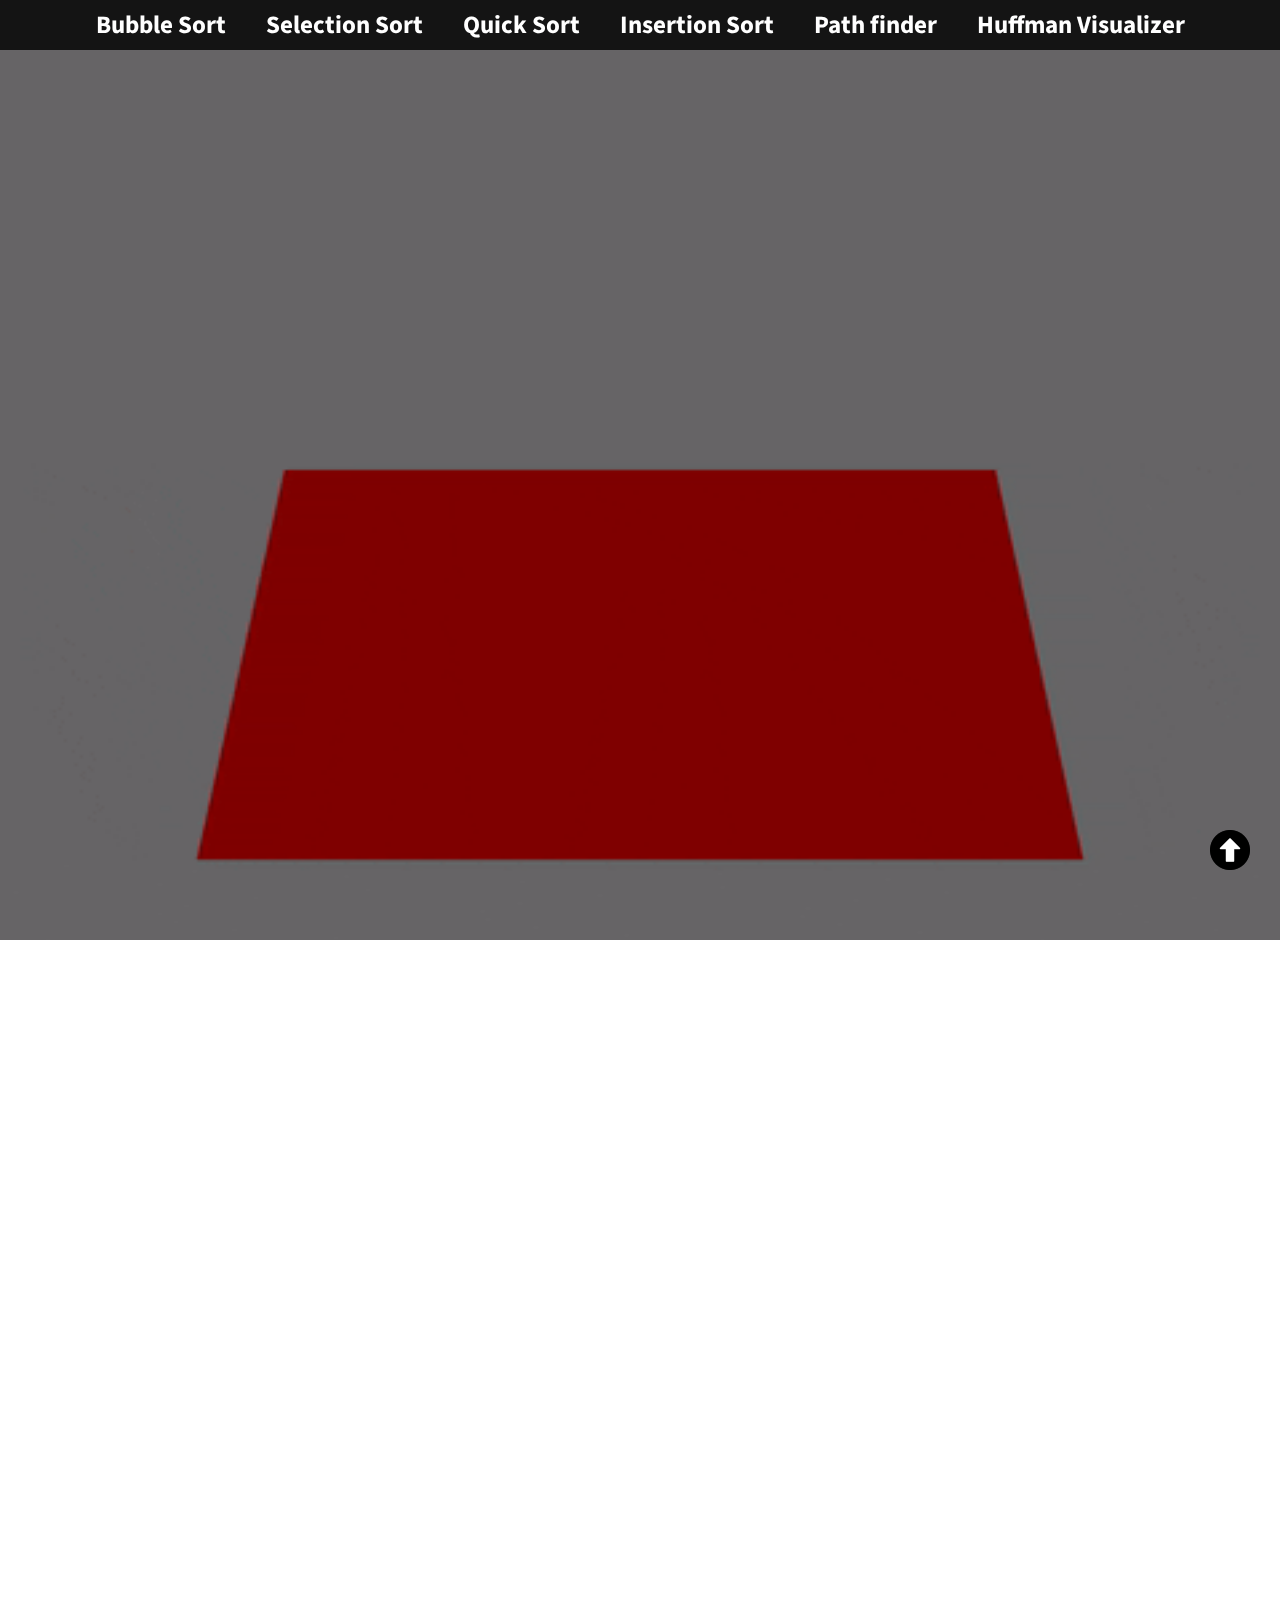
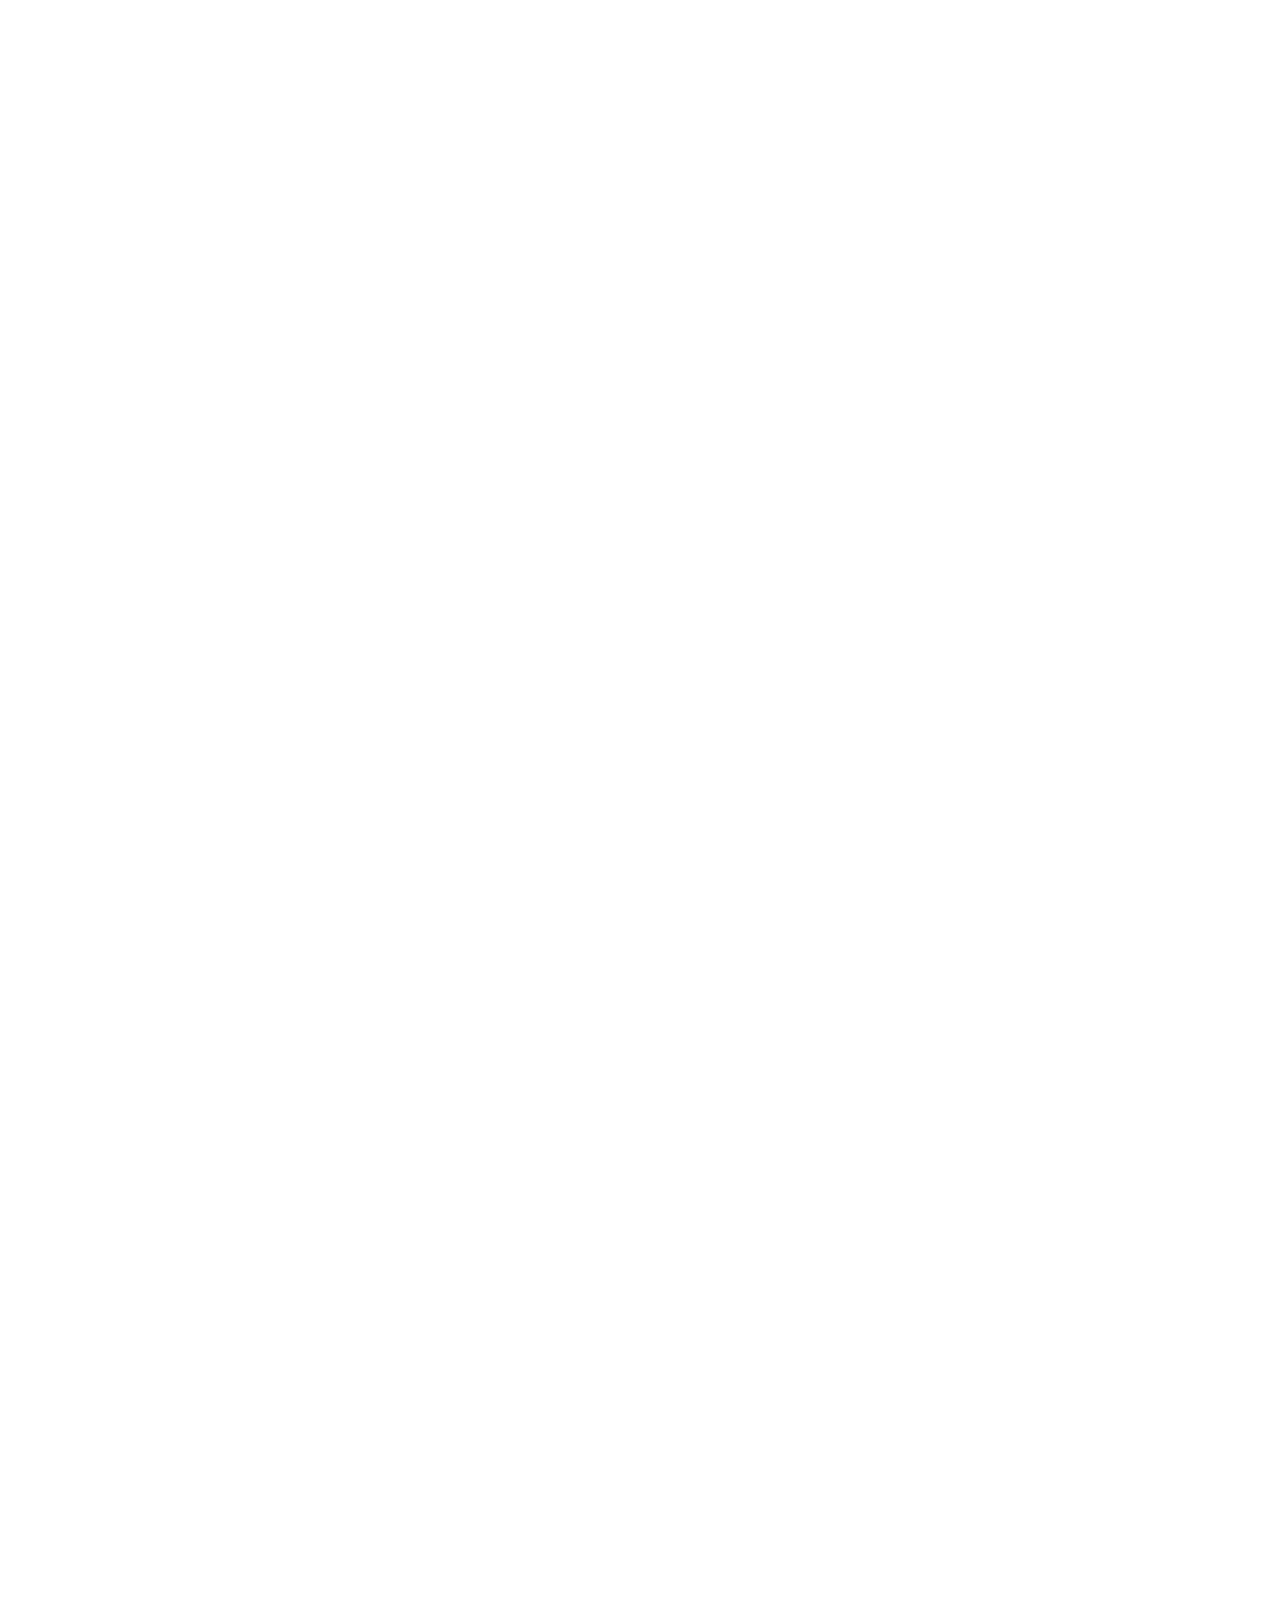
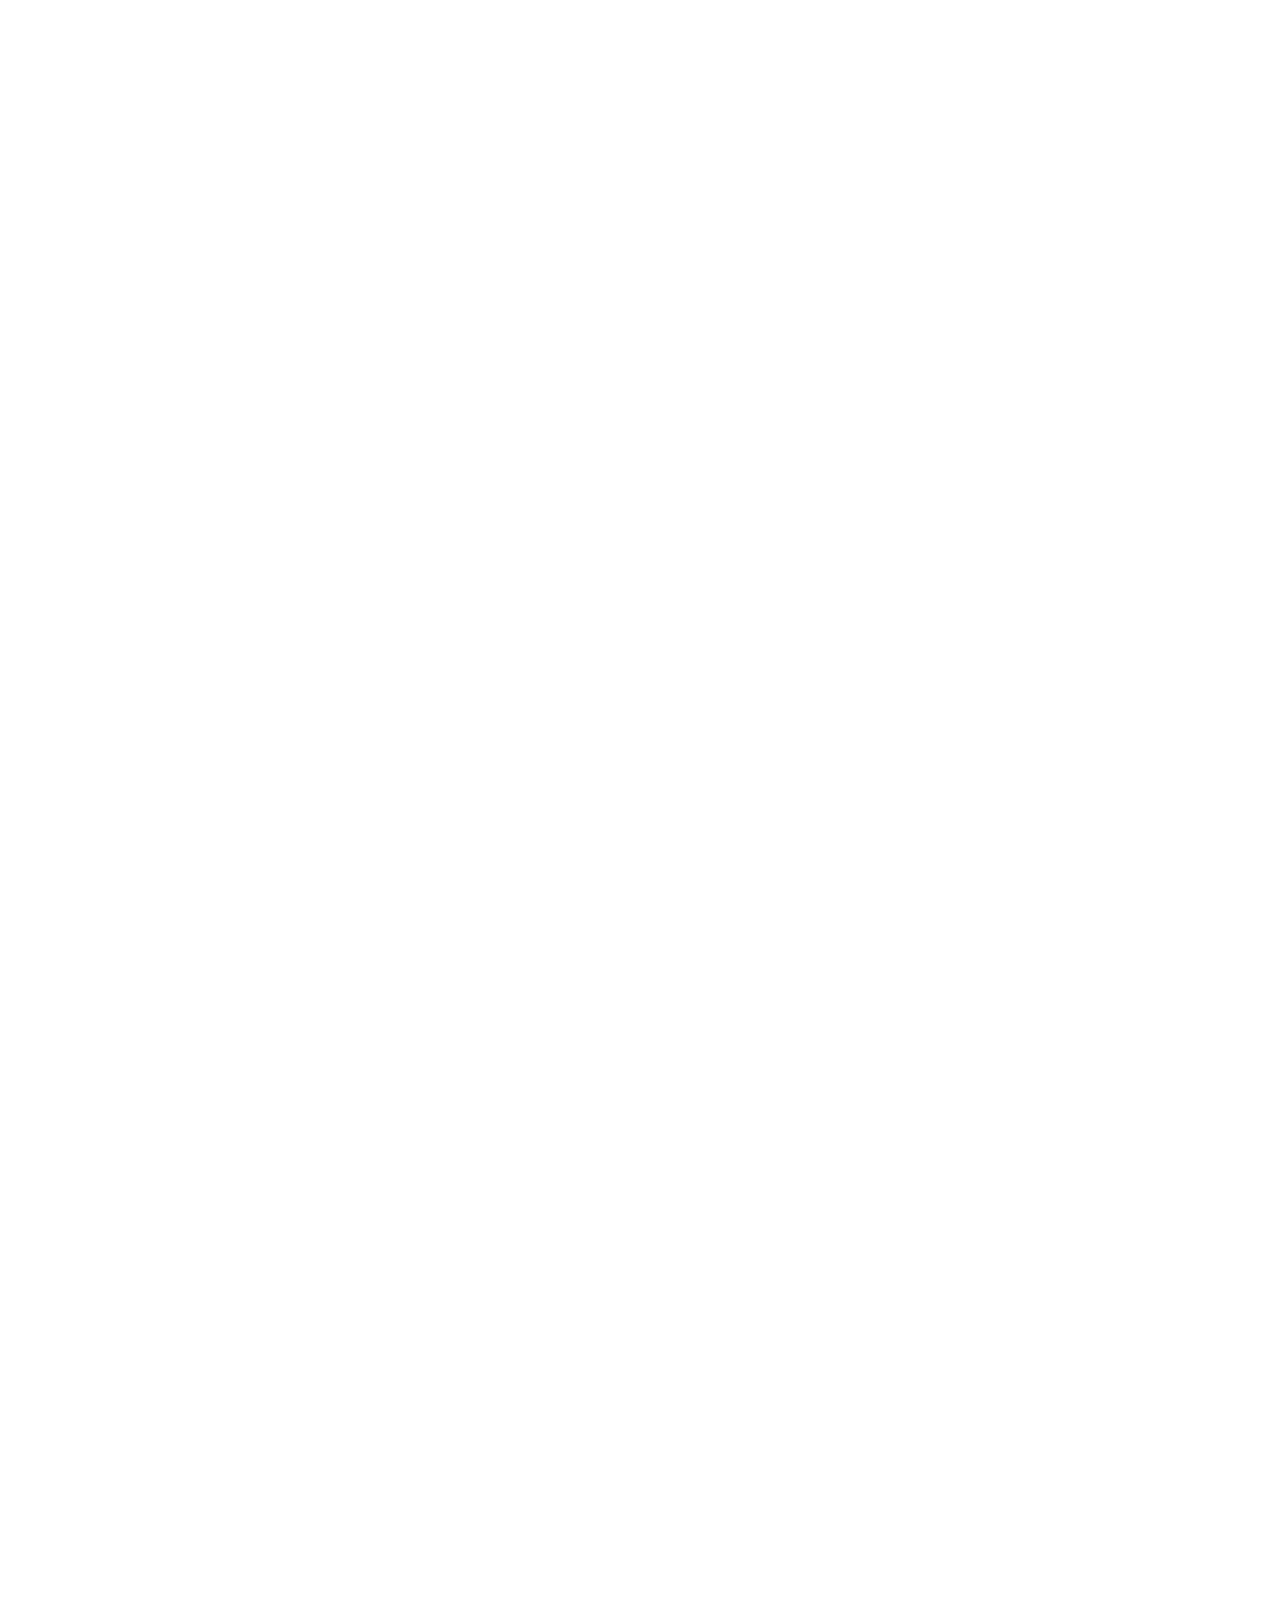
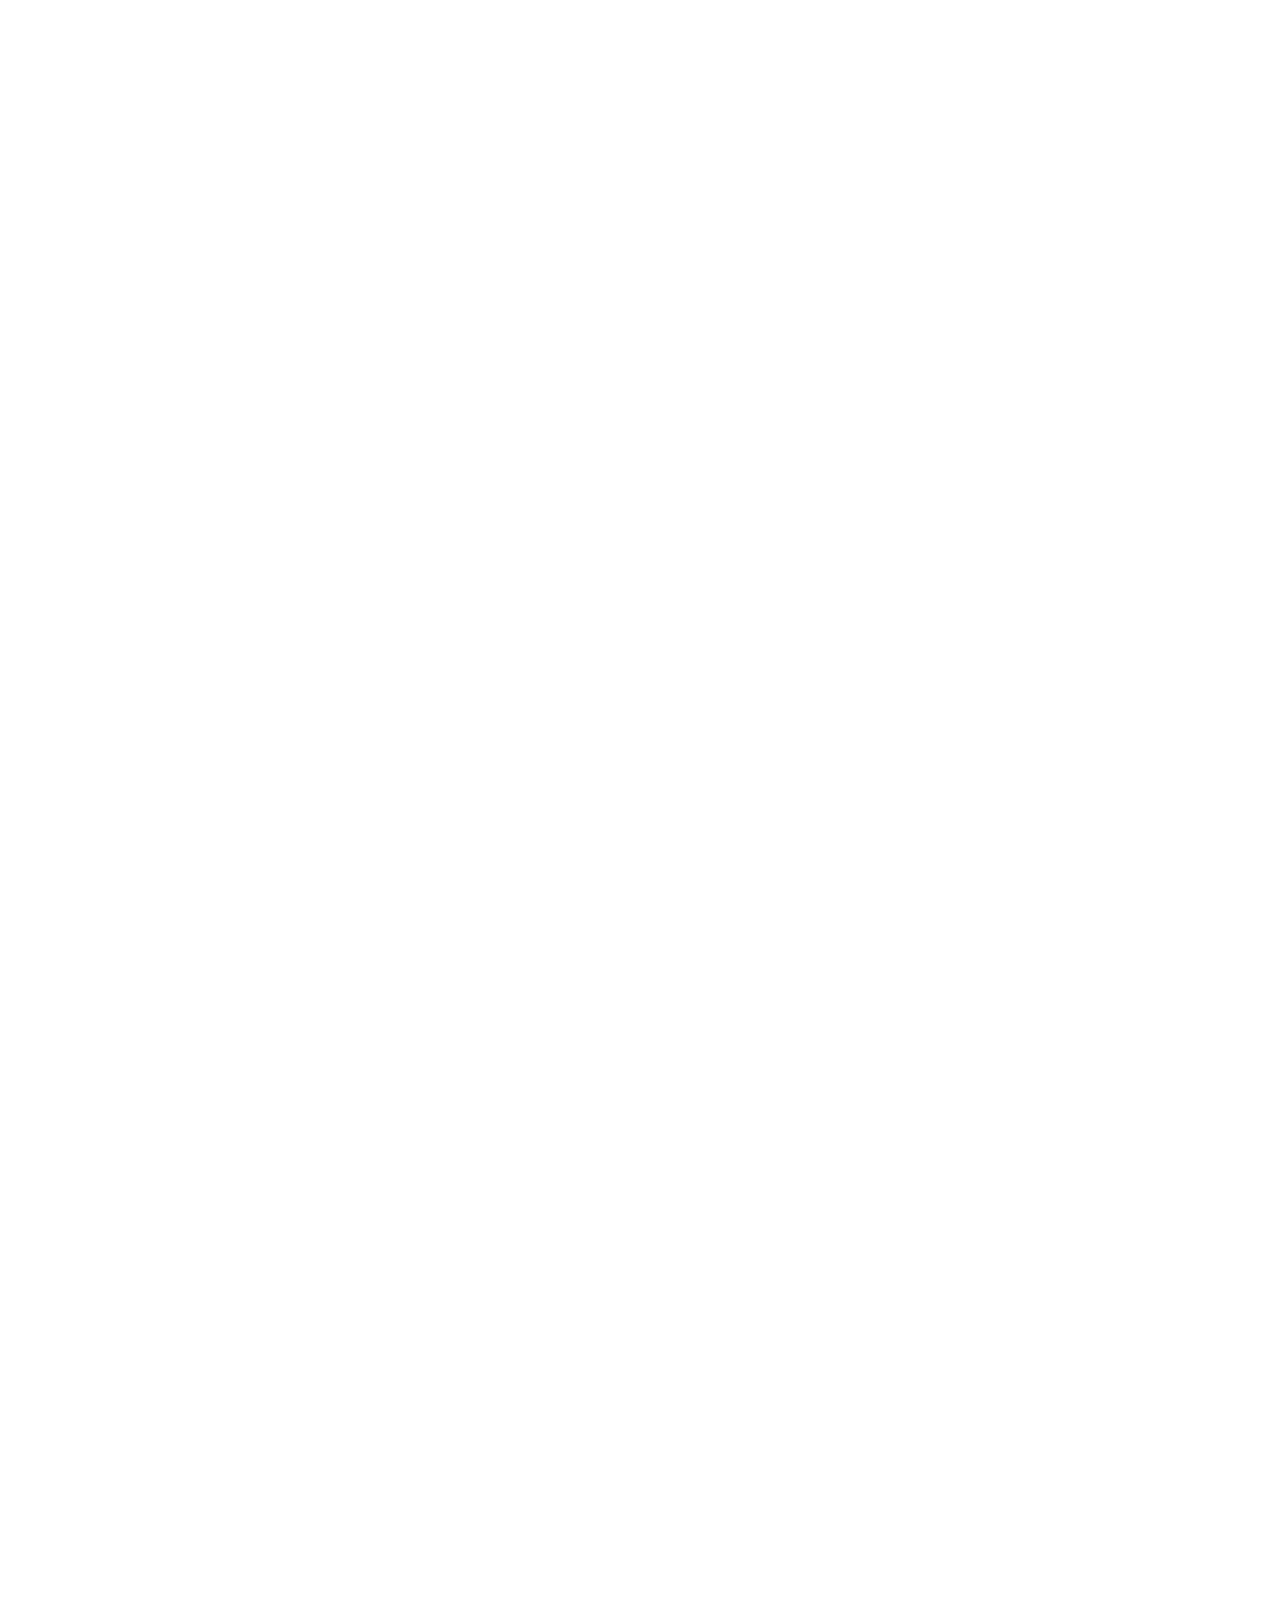
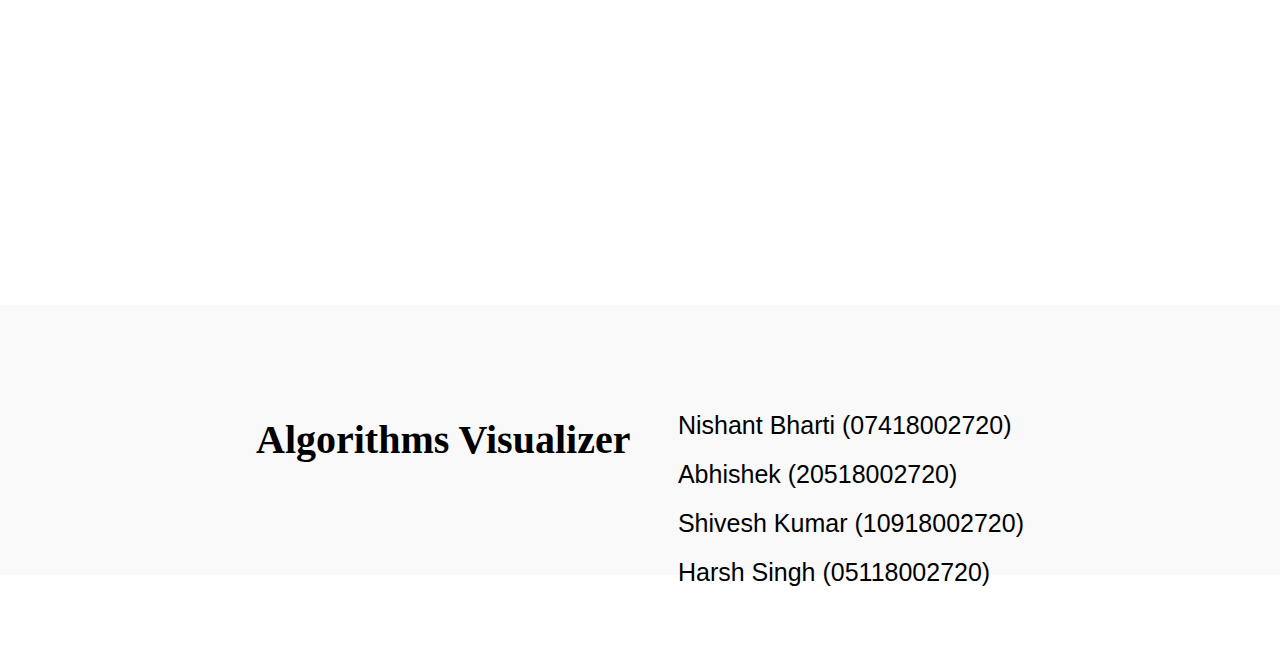
<file: Algorithm_Visualizer/index.html>
<!DOCTYPE html>
<html lang="en">
  <head>
    <meta charset="UTF-8" />
    <meta name="viewport" content="width=device-width, initial-scale=1" />
    <title>Advancing Algorithm Tracing and Visualization</title>

    <!-- css link -->
    <link rel="stylesheet" href="main.css" />
    <!-- main javascript link -->
    <script src="main.js" defer></script>

    <!-- google fonts link-->
    <link
      href="https://fonts.googleapis.com/css2?family=Source+Sans+Pro:wght@400;700&display=swap"
      rel="stylesheet" />

    <link rel="preconnect" href="https://fonts.googleapis.com" />
    <link rel="preconnect" href="https://fonts.gstatic.com" crossorigin />
    <link
      href="https://fonts.googleapis.com/css2?family=Agbalumo&family=Handlee&display=swap"
      rel="stylesheet" />

    <!-- javascript internal code -->
    <script>
      document.addEventListener("DOMContentLoaded", function () {
        document
          .getElementById("bubble-sort-button")
          .addEventListener("click", function () {
            window.location.href =
              "BubbleSort.html"; /* Add file Bubble to direct to new tab*/
          });

        document
          .getElementById("selection-sort-button")
          .addEventListener("click", function () {
            window.location.href =
              "SelectionSort.html"; /* Add file Selection to direct to new tab*/
          });

        document
          .getElementById("quick-sort-button")
          .addEventListener("click", function () {
            window.location.href =
              "QuickSort.html"; /* Add file Quick to direct to new tab*/
          });

        document
          .getElementById("insertion-sort-button")
          .addEventListener("click", function () {
            window.location.href =
              "InsertionSort.html"; /* Add file Insertion to direct to new tab*/
          });

        document
          .getElementById("pathfinder-button")
          .addEventListener("click", function () {
            window.location.href =
              "Pathfinder.html"; /* Add file Pathfinder to direct to new tab*/
          });
      });
    </script>
  </head>
  <body>
    <nav id="menu">
      <a href="#bubble-sort">Bubble Sort</a>
      <a href="#selection-sort">Selection Sort</a>
      <a href="#quick-sort">Quick Sort</a>
      <a href="#insertion-sort">Insertion Sort</a>
      <a href="#pathfinder">Path finder</a>
      <a href="#HuffmanVisualizer">Huffman Visualizer</a>
    </nav>

    <header>
      <!-- <div class="logo">Algorithms Visualizer</div> -->
      <h1>
        Advancing <br />
        Algorithm Tracing <br />
        and Visualization
      </h1>
      <!-- <div class="vertical-line1"></div>
      <div class="vertical-line2"></div> -->
    </header>

    <section id="bubble-sort" class="hidden">
      <div class="sort-info">
        <div class="sort-name">Bubble Sort</div>
        <div class="sort-definition">
          Bubble sort is a simple algorithm for sorting integers or other
          objects. The procedure examines each group of neighboring items from
          left to right, swapping their locations if they are out of order. The
          algorithm repeats this until it finds no items to swap in the entire
          array.
        </div>
        <a class="try-link" id="bubble-sort-button" href="./src/sort/index.html"
          >Try Bubble Sort</a
        >
      </div>
    </section>

    <section id="selection-sort" class="hidden">
      <div class="sort-info">
        <div class="sort-name">Selection Sort</div>
        <div class="sort-definition">
          Selection sort is an in-place comparison sorting algorithm. It divides
          the input array into a sorted and an unsorted region. It repeatedly
          selects the smallest element from the unsorted region and swaps it
          with the leftmost element in the unsorted region, expanding the sorted
          region by one element.
        </div>
        <a
          class="try-link"
          id="selection-sort-button"
          href="./src/sort/index.html"
          >Try Selection Sort</a
        >
      </div>
    </section>

    <section id="quick-sort" class="hidden">
      <div class="sort-info">
        <div class="sort-name">Quick Sort</div>
        <div class="sort-definition">
          Quick sort is a highly efficient sorting algorithm and is based on the
          divide-and-conquer strategy. It works by selecting a pivot element
          from the array and partitioning the other elements into two
          sub-arrays, according to whether they are less than or greater than
          the pivot. The sub-arrays are then sorted recursively. This process is
          repeated for the sub-arrays until the entire array is sorted.
        </div>
        <a class="try-link" id="quick-sort-button" href="./src/sort/index.html"
          >Try Quick Sort</a
        >
      </div>
    </section>

    <section id="insertion-sort" class="hidden">
      <div class="sort-info">
        <div class="sort-name">Insertion Sort</div>
        <div class="sort-definition">
          Insertion sort is a simple sorting algorithm that builds the final
          sorted array one item at a time. It works by iterating through the
          array, comparing each element with the previous elements, and moving
          the elements greater than the current element one position ahead.
        </div>
        <a
          class="try-link"
          id="insertion-sort-button"
          href="./src/sort/index.html"
          >Try Insertion Sort</a
        >
      </div>
    </section>

    <section id="pathfinder" class="hidden">
      <div class="sort-info">
        <div class="sort-name">Pathfinder</div>
        <div class="sort-definition">
          Pathfinder is a tool or concept used to find the best path between two
          points, considering obstacles and constraints. It involves algorithms
          and techniques for efficient navigation or routing.
        </div>
        <a class="try-link" id="pathfinder-button" href="./src/graph/index.html"
          >Try Pathfinder</a
        >
      </div>
      <div class="image-container">
        <img src="./image/pathfinder.png" alt="Pathfinder Image" />
      </div>
    </section>

    <section id="HuffmanVisualizer" class="hidden">
      <div class="sort-info">
        <div class="sort-name">HuffmanVisualizer</div>
        <div class="sort-definition">
          Huffman encoding is a lossless data compression algorithm that uses
          variable-length codes to represent symbols. The length of the code is
          based on how frequently the symbol appears. The most frequent
          character gets the smallest code and the least frequent character gets
          the largest code.
        </div>
        <a
          class="try-link"
          id="huffmanvisualizer-button"
          href="./Huffman-Encoding-Visualizer/index.html"
          >Try Pathfinder</a
        >
      </div>
      <div class="image-container">
        <img
          src="./image/huffmanvisualizer.png"
          alt="huffmanvisualizer Image" />
      </div>
    </section>

    <a id="back-to-top" href="#header">
      <img src="./image/up-arrow.png" alt="Up Arrow" />
      <span class="tooltip">Back to top</span>
    </a>

    <section id="information">
      <div class="information-content">
        <div class="information-logo">Algorithms Visualizer</div>
        <div class="contact-info" style="margin-top: 18%">
          <div class="team-member">Nishant Bharti (07418002720)</div>
          <div class="team-member">Abhishek (20518002720)</div>
          <div class="team-member">Shivesh Kumar (10918002720)</div>
          <div class="team-member">Harsh Singh (05118002720)</div>
        </div>
      </div>
    </section>
  </body>
</html>
</file>
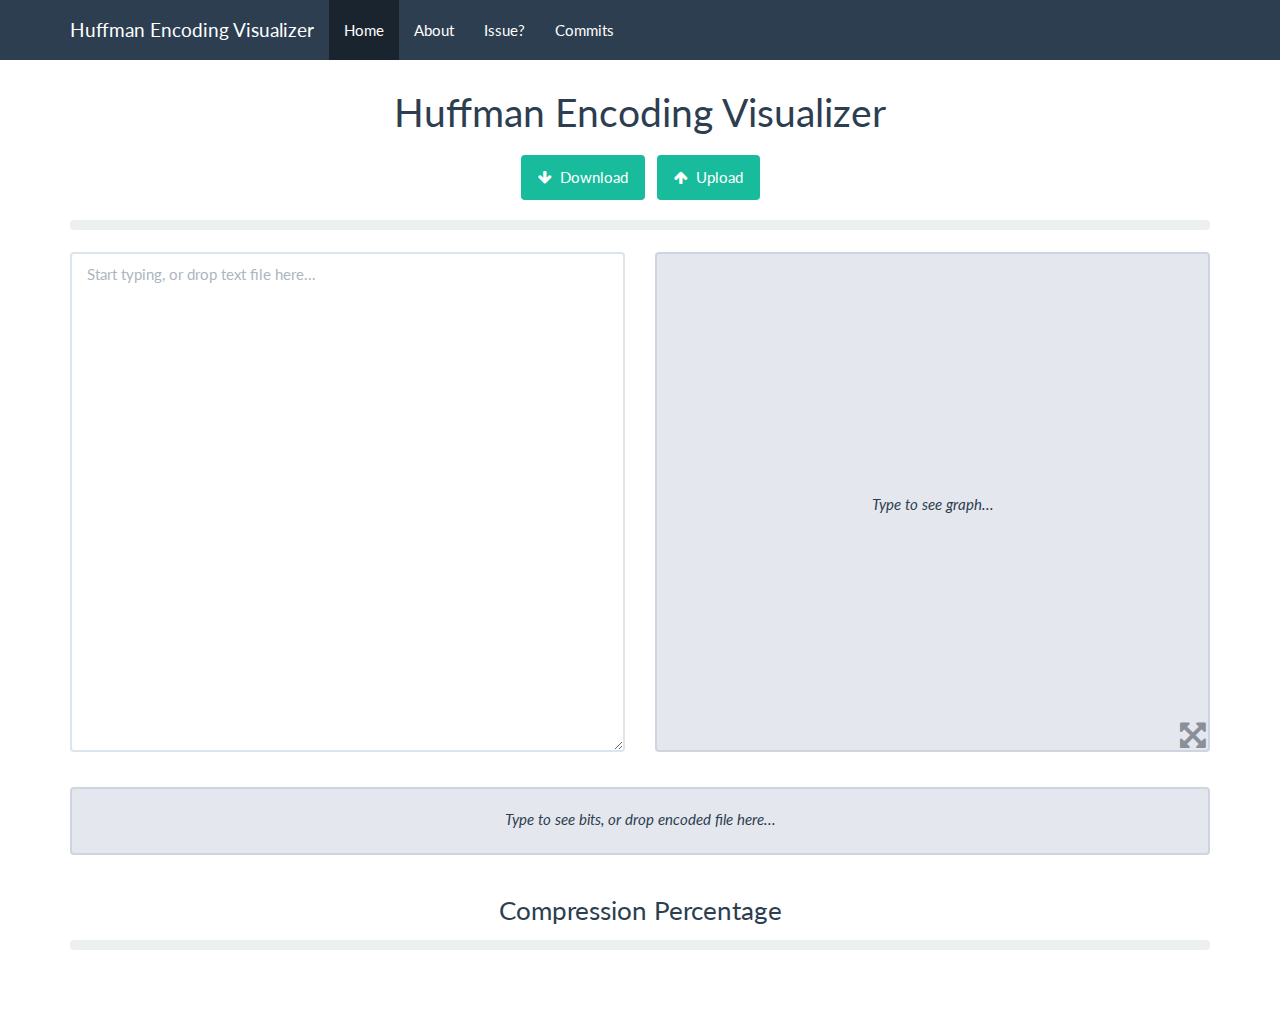
<file: Huffman-Encoding-Visualizer/index.html>
<!DOCTYPE html>
<html lang="en">
  <head>
    <meta http-equiv="content-type" content="text/html; charset=UTF-8" />
    <meta charset="utf-8" />
    <title>Huffman Encoding Visualizer</title>
    <meta
      name="viewport"
      content="width=device-width, initial-scale=1, maximum-scale=1"
    />

    <!-- stylesheets -->
    <link href="css/bootstrap.min.css" rel="stylesheet" />
    <link href="css/styles.css" rel="stylesheet" />
    <link rel="stylesheet" href="css/font-awesome.min.css" />

    <!-- favicon -->
    <link rel="icon" type="image/png" href="img/favicon.png" />
  </head>

  <body>
    <div class="navbar navbar-default navbar-fixed-top">
      <div class="container">
        <div class="navbar-header">
          <button
            type="button"
            class="navbar-toggle"
            data-toggle="collapse"
            data-target=".navbar-collapse"
          >
            <span class="icon-bar"></span>
            <span class="icon-bar"></span>
            <span class="icon-bar"></span>
          </button>

          <a class="navbar-brand" href="index.html"
            >Huffman Encoding Visualizer</a
          >
        </div>

        <div class="collapse navbar-collapse">
          <ul class="nav navbar-nav">
            <li class="active"><a href="index.html">Home</a></li>
            <li><a href="#">About</a></li>
            <li>
              <a
                href="#"
                target="_"
                >Issue?</a
              >
            </li>
            <li>
              <a
                href="#"
                target="_"
                >Commits</a
              >
            </li>
          </ul>
        </div>
        <!--/.nav-collapse -->
      </div>
    </div>

    <div class="container">
      <div class="text-center">
        <h1 style="padding-top:20px;">Huffman Encoding Visualizer</h1>

        <p class="lead"></p>
        <div class="row">
          <div class="col-xs-12" style="padding:0 0 20px 0;">
            <a class="btn btn-success" id="huffman_download"
              ><i class="fa fa-arrow-down"></i>&nbsp; Download</a
            >
            &nbsp;
            <span class="btn btn-success fileinput-button" id="huffman_upload"
              ><i class="fa fa-arrow-up"></i>&nbsp; Upload
              <input type="file" id="huffman_upload_input"
            /></span>
          </div>
        </div>

        <!-- show compression bar on top as well -->
        <div
          class="progress"
          id="huffman_compression_2"
          data-toggle="tooltip"
          data-placement="right"
          title=""
          data-original-title="0%"
        >
          <div
            class="progress-bar progress-bar-success"
            style="width: 0%;"
            id="huffman_compression_bar_2"
          ></div>
        </div>

        <div class="row">
          <div class="col-xs-12 show_error"></div>
        </div>

        <div class="row">
          <div class="col-xs-6">
            <form>
              <div class="form-group">
                <textarea
                  id="huffman_input"
                  class="form-control"
                  style="width:100%; height:500px;"
                  placeholder="Start typing, or drop text file here..."
                ></textarea>
              </div>
            </form>
          </div>

          <div class="col-xs-6">
            <div class="box" id="huffman_graph" style="height:500px;">
              <i style="line-height:500px;">Type to see graph...</i>
            </div>

            <div id="fullscreen_icon">
              <i class="fa fa-arrows-alt"></i>
            </div>

            <div id="hide_fullscreen_icon">
              <i class="fa fa-times"></i>
            </div>
          </div>
        </div>

        <div class="row">
          <div class="col-xs-12">
            <div
              class="box"
              id="huffman_bits"
              style="margin-top:20px; padding:20px 20px; font-family:Courier New; max-height:500px; overflow-x:hidden; overflow-y:auto;"
            >
              <i
                style="font-family:'Lato','Helvetica Neue',Helvetica,Arial,sans-serif"
                >Type to see bits, or <span>drop encoded file here</span>...</i
              >
            </div>
          </div>
        </div>

        <div class="row" style="padding-bottom:50px;">
          <div class="col-xs-12">
            <h3 style="padding:20px 0 5px 0;">Compression Percentage</h3>

            <div
              class="progress"
              id="huffman_compression"
              data-toggle="tooltip"
              data-placement="right"
              title=""
              data-original-title="0%"
            >
              <div
                class="progress-bar progress-bar-success"
                style="width:0%"
                id="huffman_compression_bar"
              ></div>
            </div>
          </div>
        </div>
      </div>
    </div>
    <!-- /.container -->

    <!-- libraries -->
    <script src="js/libraries/jquery-2.1.3.min.js"></script>
    <script src="js/libraries/bootstrap.min.js"></script>
    <script src="js/libraries/jit.js"></script>
    <script src="js/libraries/binary_tree_visualizer.js"></script>
    <script src="js/libraries/priority-queue.js"></script>

    <!-- huffman scripts -->
    <script src="js/huffman/build_character_nodes.js"></script>
    <script src="js/huffman/build_tree.js"></script>
    <script src="js/huffman/build_path.js"></script>
    <script src="js/huffman/encode_string.js"></script>

    <!-- file scripts -->
    <script src="js/file/input.js"></script>
    <script src="js/file/output.js"></script>

    <!-- text scripts -->
    <script src="js/text/input.js"></script>

    <!-- gui scripts -->
    <script src="js/gui/index.js"></script>
  </body>
</html>
</file>
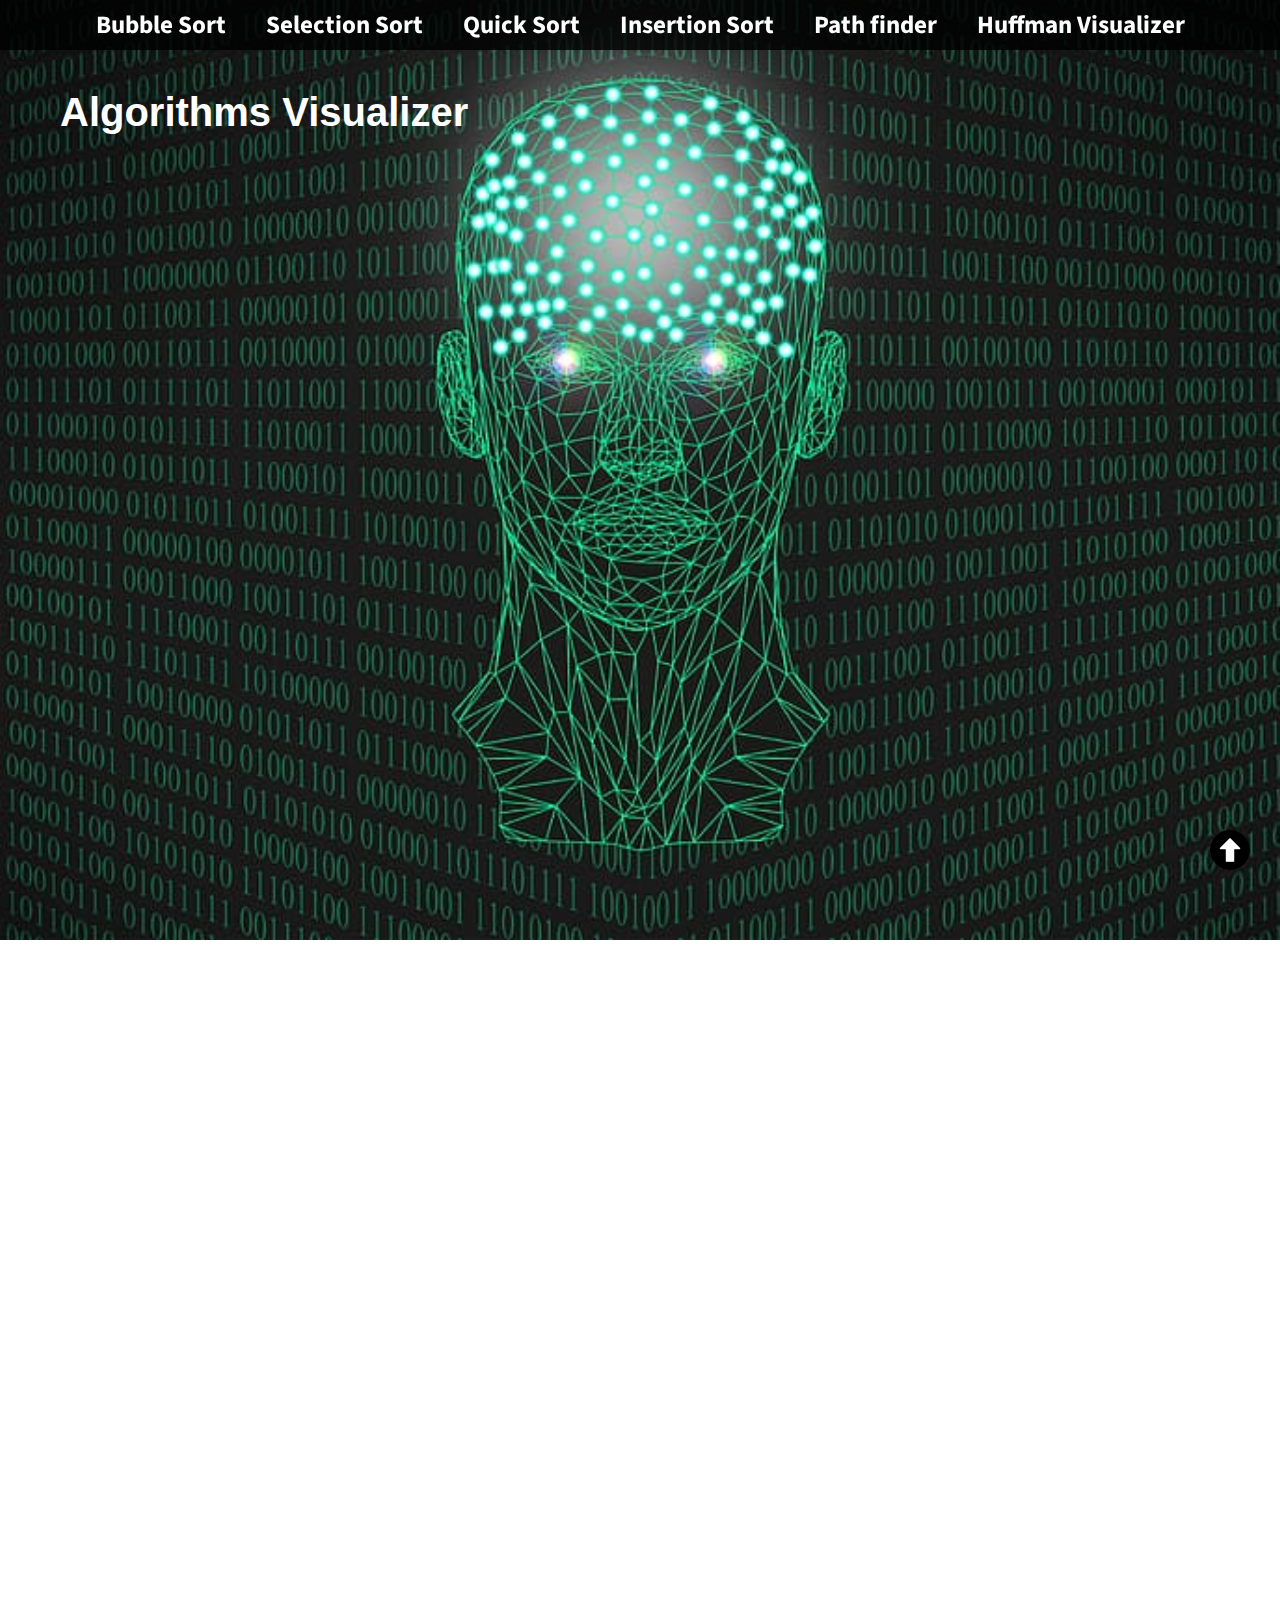
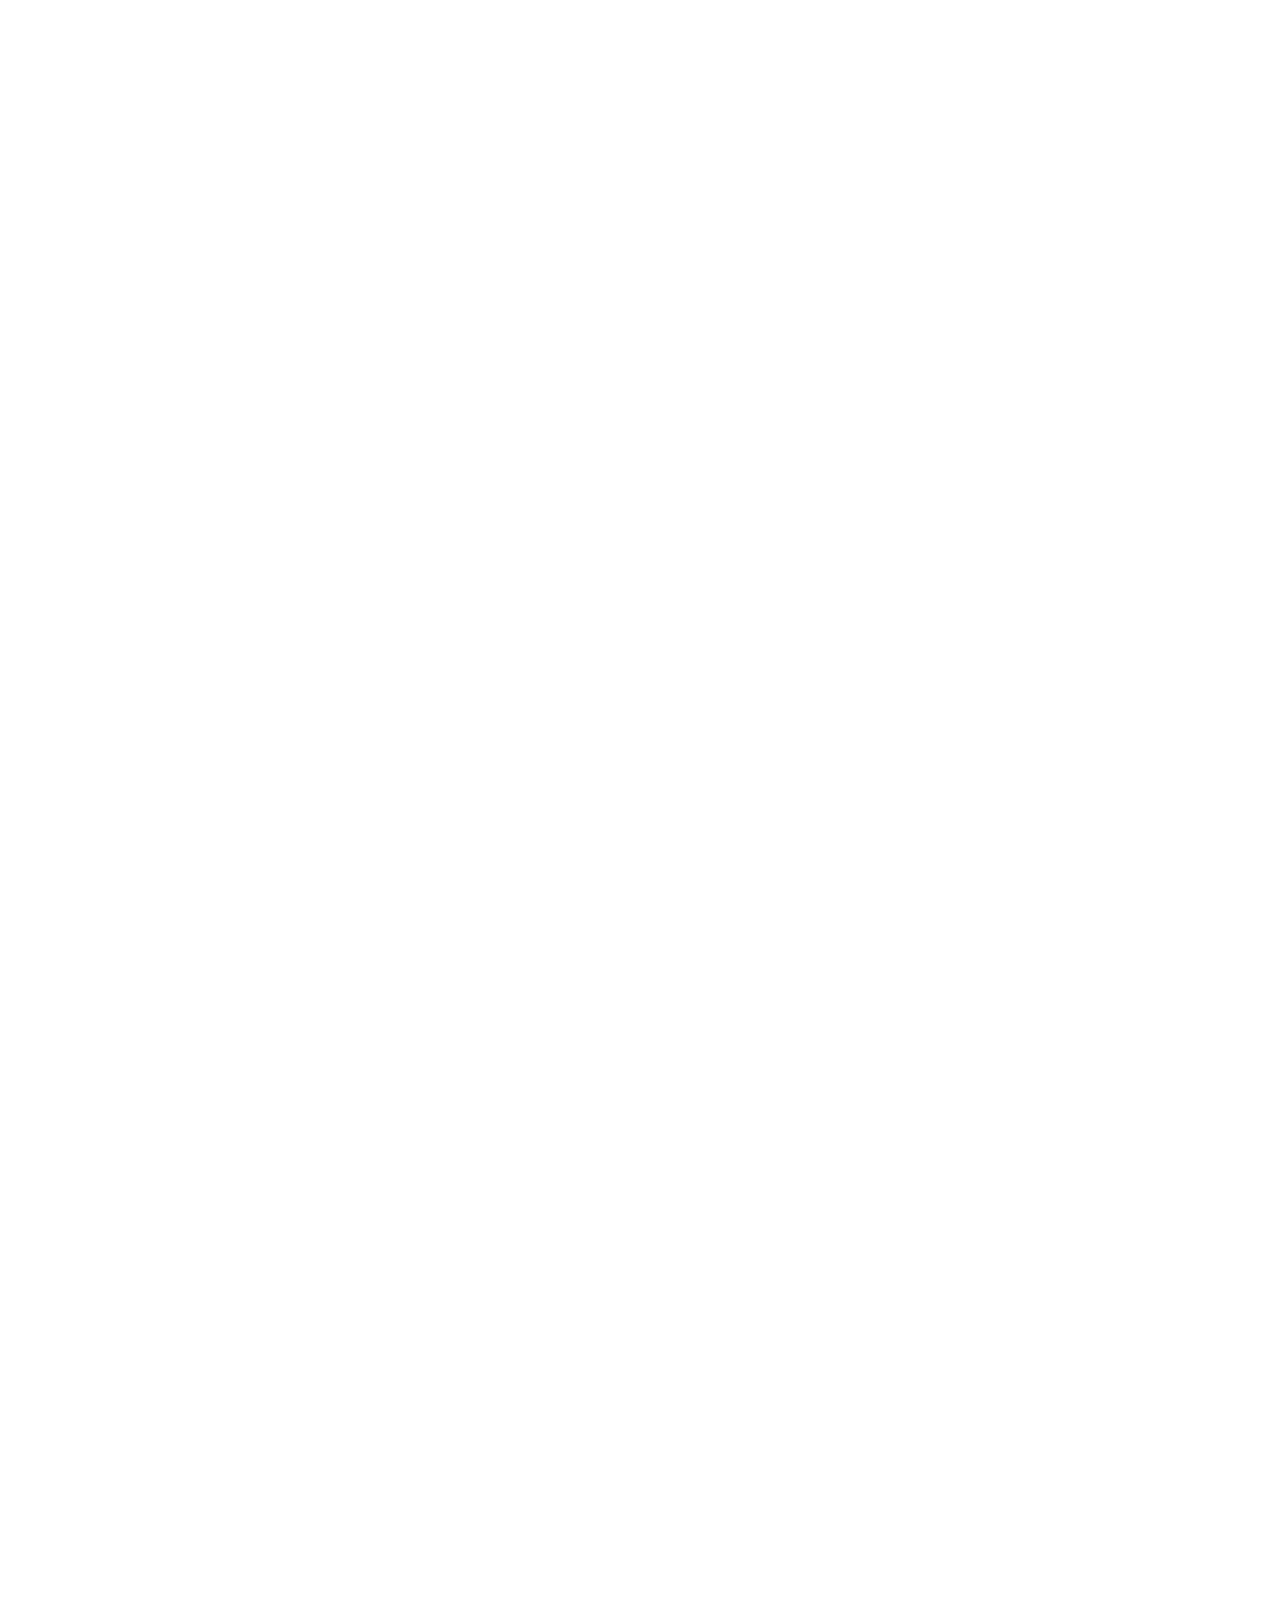
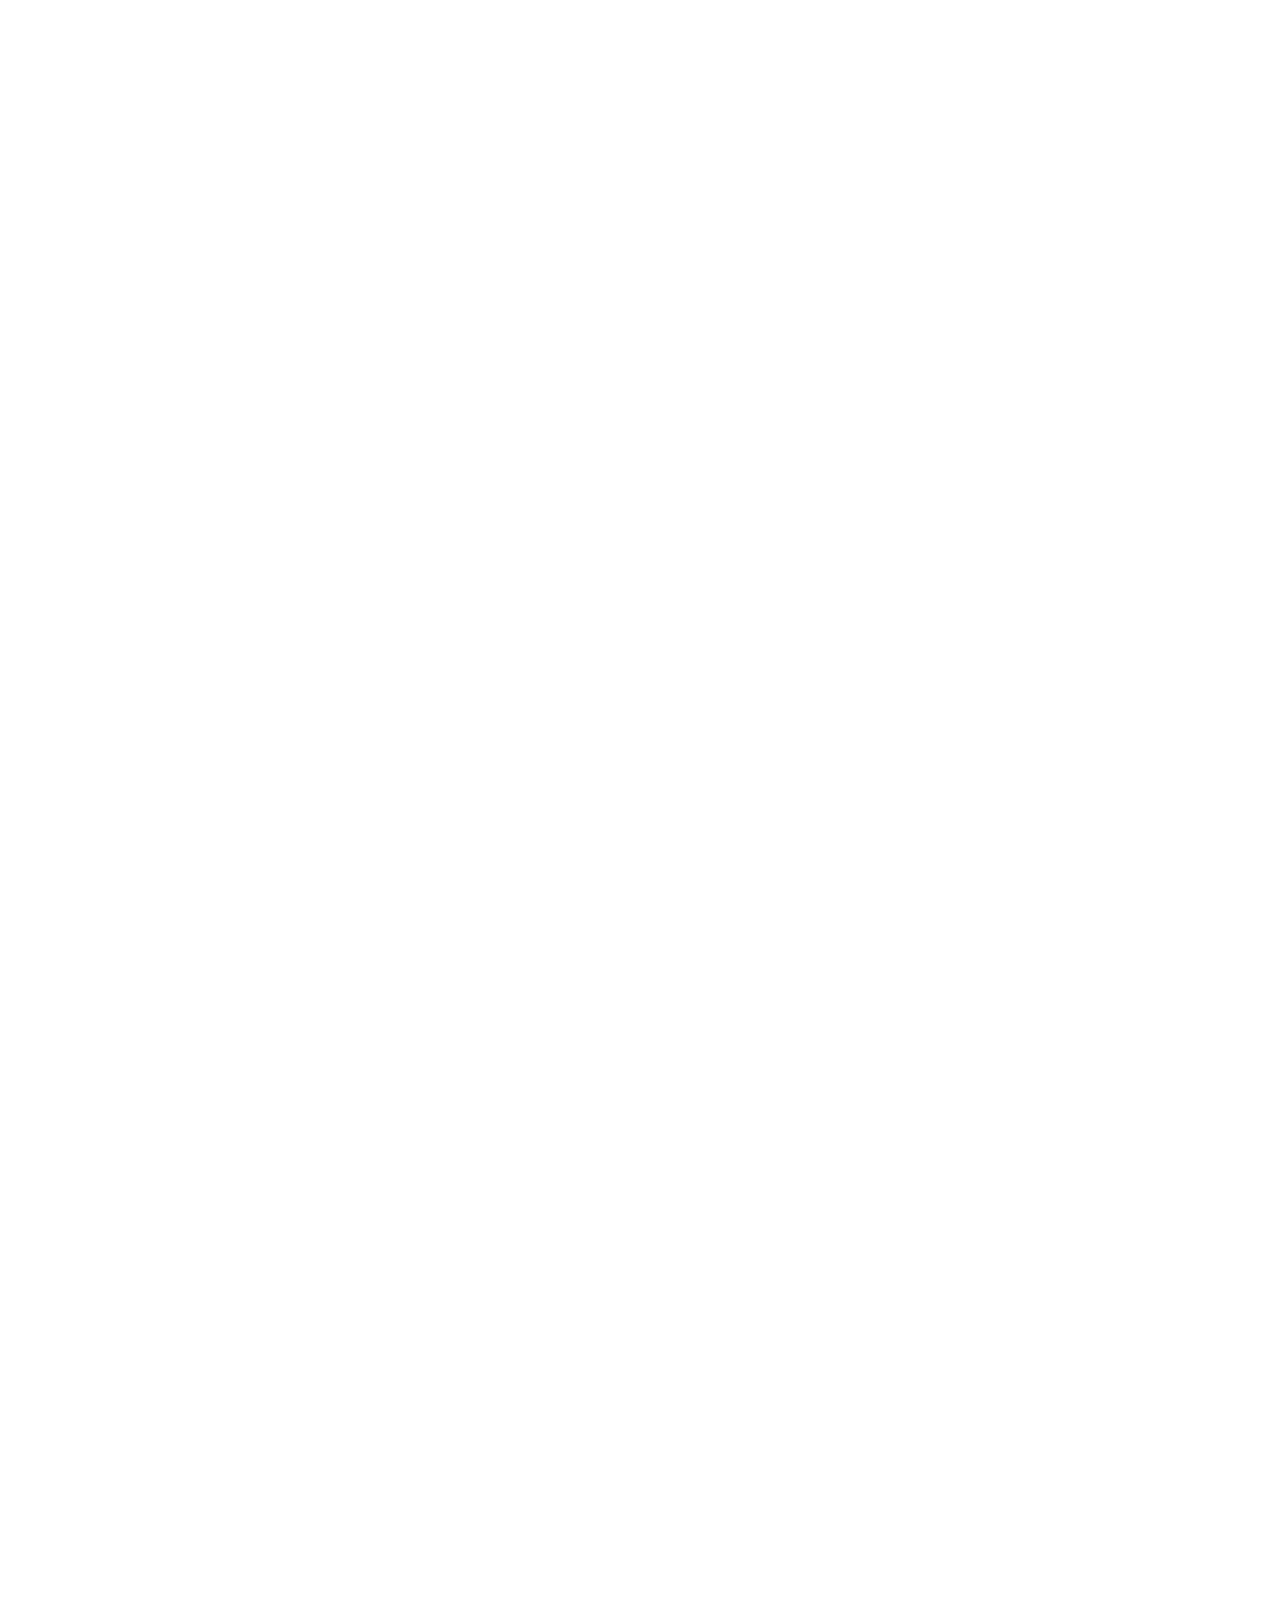
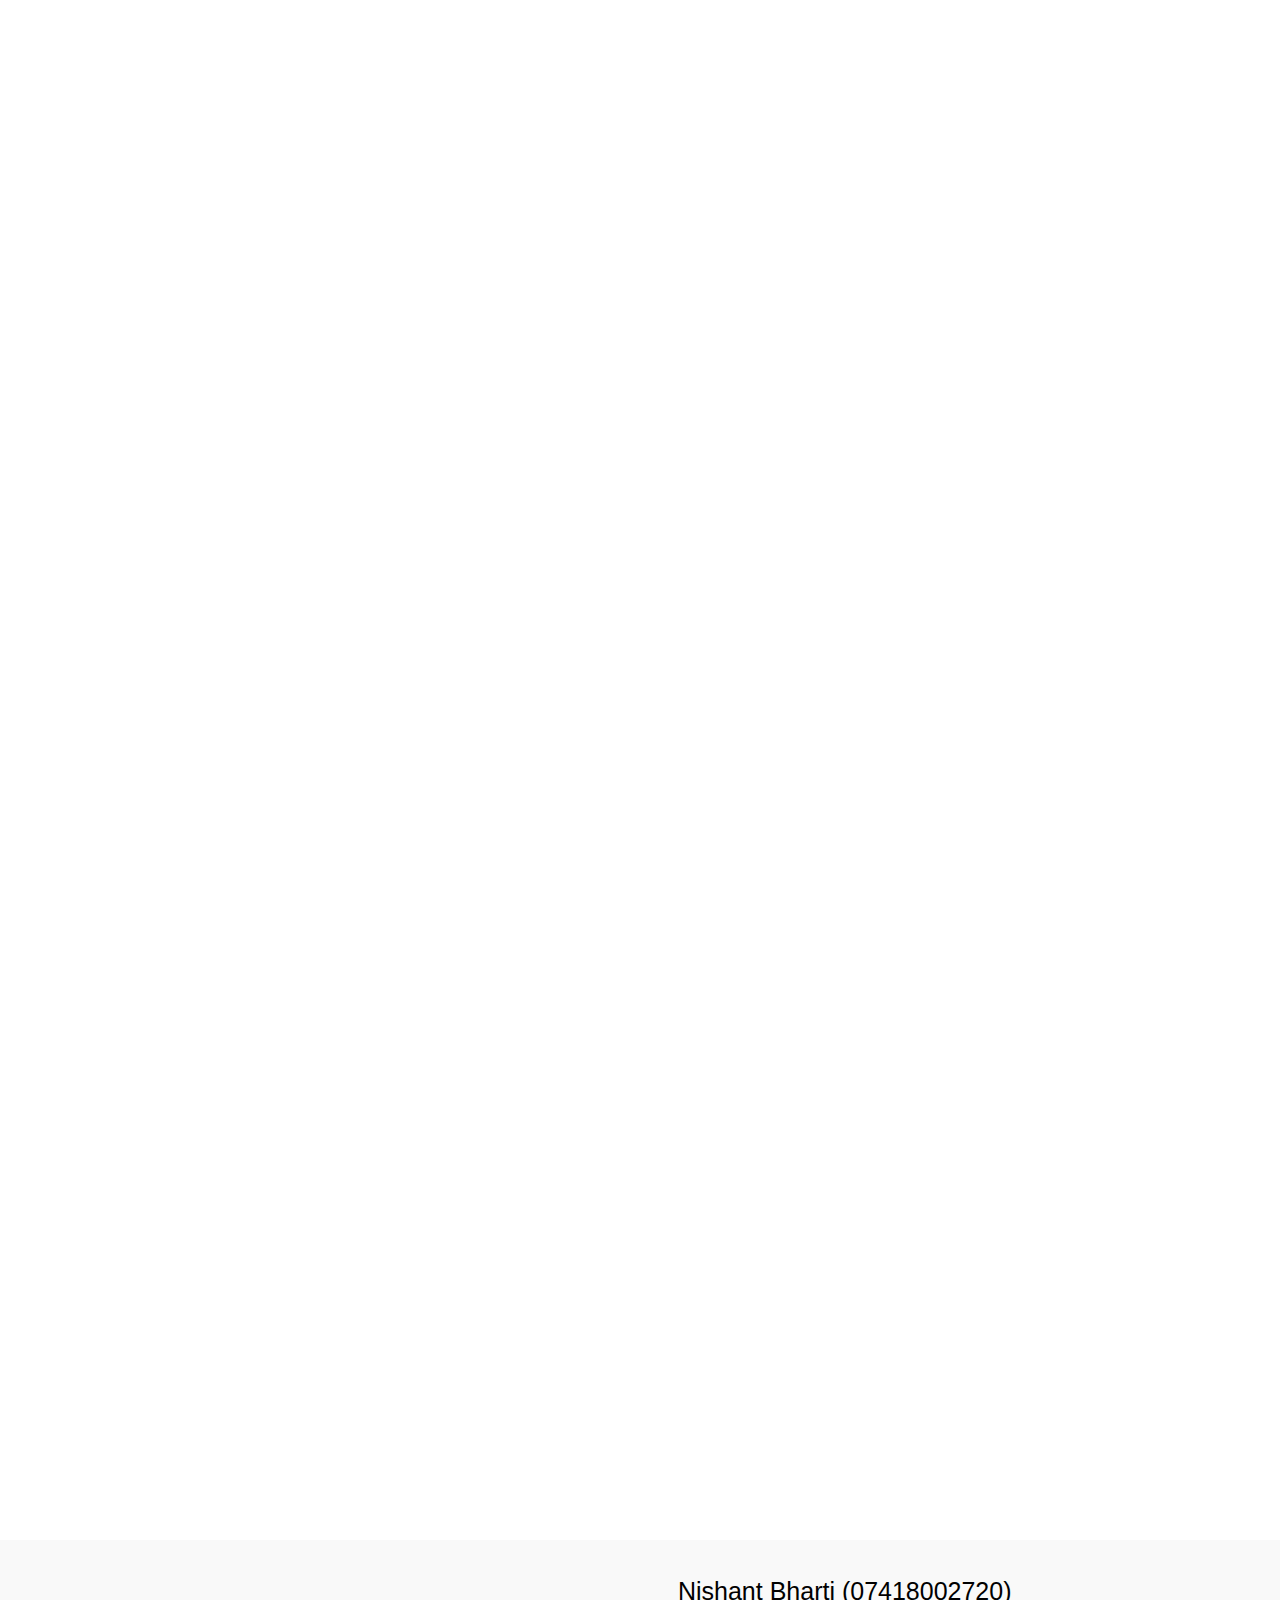
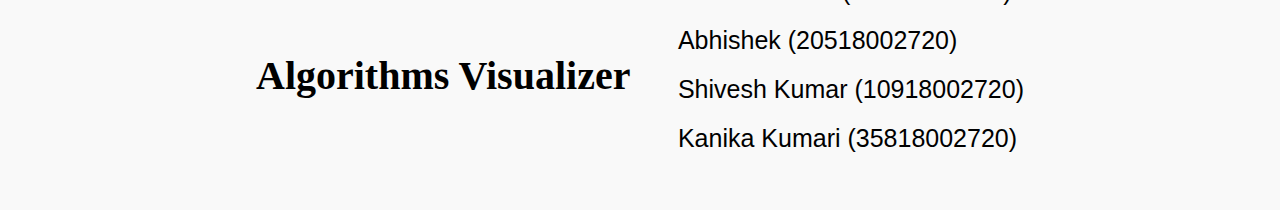
<file: Sorting and Graph/index.html>
<!DOCTYPE html>
<html lang="en">
  <head>
    <meta charset="UTF-8" />
    <meta name="viewport" content="width=device-width, initial-scale=1" />
    <title>Card Sorting Visualizer</title>
    <link rel="stylesheet" href="main.css" />
    <script src="main.js" defer></script>
    <link
      href="https://fonts.googleapis.com/css2?family=Source+Sans+Pro:wght@400;700&display=swap"
      rel="stylesheet" />

    <script>
      document.addEventListener("DOMContentLoaded", function () {
        document
          .getElementById("bubble-sort-button")
          .addEventListener("click", function () {
            window.location.href =
              "BubbleSort.html"; /* Add file Bubble to direct to new tab*/
          });

        document
          .getElementById("selection-sort-button")
          .addEventListener("click", function () {
            window.location.href =
              "SelectionSort.html"; /* Add file Selection to direct to new tab*/
          });

        document
          .getElementById("quick-sort-button")
          .addEventListener("click", function () {
            window.location.href =
              "QuickSort.html"; /* Add file Quick to direct to new tab*/
          });

        document
          .getElementById("insertion-sort-button")
          .addEventListener("click", function () {
            window.location.href =
              "InsertionSort.html"; /* Add file Insertion to direct to new tab*/
          });

        document
          .getElementById("pathfinder-button")
          .addEventListener("click", function () {
            window.location.href =
              "Pathfinder.html"; /* Add file Pathfinder to direct to new tab*/
          });
      });
    </script>
  </head>
  <body>
    <nav id="menu">
      <a href="#bubble-sort">Bubble Sort</a>
      <a href="#selection-sort">Selection Sort</a>
      <a href="#quick-sort">Quick Sort</a>
      <a href="#insertion-sort">Insertion Sort</a>
      <a href="#pathfinder">Path finder</a>
      <a href="#HuffmanVisualizer">Huffman Visualizer</a>
    </nav>

    <header>
      <div class="logo">Algorithms Visualizer</div>
      <h1>
        Card Sorting <br />
        Visualizer
      </h1>
      <div class="vertical-line1"></div>
      <div class="vertical-line2"></div>
    </header>

    <section id="bubble-sort" class="hidden">
      <div class="sort-info">
        <div class="sort-name">Bubble Sort</div>
        <div class="sort-definition">
          Bubble sort is a simple algorithm for sorting integers or other
          objects. The procedure examines each group of neighboring items from
          left to right, swapping their locations if they are out of order. The
          algorithm repeats this until it finds no items to swap in the entire
          array.
        </div>
        <a class="try-link" id="bubble-sort-button" href="./src/sort/index.html"
          >Try Bubble Sort</a
        >
      </div>
    </section>

    <section id="selection-sort" class="hidden">
      <div class="sort-info">
        <div class="sort-name">Selection Sort</div>
        <div class="sort-definition">
          Selection sort is an in-place comparison sorting algorithm. It divides
          the input array into a sorted and an unsorted region. It repeatedly
          selects the smallest element from the unsorted region and swaps it
          with the leftmost element in the unsorted region, expanding the sorted
          region by one element.
        </div>
        <a
          class="try-link"
          id="selection-sort-button"
          href="./src/sort/index.html"
          >Try Selection Sort</a
        >
      </div>
    </section>

    <section id="quick-sort" class="hidden">
      <div class="sort-info">
        <div class="sort-name">Quick Sort</div>
        <div class="sort-definition">
          Quick sort is a highly efficient sorting algorithm and is based on the
          divide-and-conquer strategy. It works by selecting a pivot element
          from the array and partitioning the other elements into two
          sub-arrays, according to whether they are less than or greater than
          the pivot. The sub-arrays are then sorted recursively. This process is
          repeated for the sub-arrays until the entire array is sorted.
        </div>
        <a class="try-link" id="quick-sort-button" href="./src/sort/index.html"
          >Try Quick Sort</a
        >
      </div>
    </section>

    <section id="insertion-sort" class="hidden">
      <div class="sort-info">
        <div class="sort-name">Insertion Sort</div>
        <div class="sort-definition">
          Insertion sort is a simple sorting algorithm that builds the final
          sorted array one item at a time. It works by iterating through the
          array, comparing each element with the previous elements, and moving
          the elements greater than the current element one position ahead.
        </div>
        <a
          class="try-link"
          id="insertion-sort-button"
          href="./src/sort/index.html"
          >Try Insertion Sort</a
        >
      </div>
    </section>

    <section id="pathfinder" class="hidden">
      <div class="sort-info">
        <div class="sort-name">Pathfinder</div>
        <div class="sort-definition">
          Pathfinder is a tool or concept used to find the best path between two
          points, considering obstacles and constraints. It involves algorithms
          and techniques for efficient navigation or routing.
        </div>
        <a class="try-link" id="pathfinder-button" href="./src/graph/index.html"
          >Try Pathfinder</a
        >
      </div>
      <div class="image-container">
        <img src="./image/pathfinder.png" alt="Pathfinder Image" />
      </div>
    </section>

    <section id="HuffmanVisualizer" class="hidden">
      <div class="sort-info">
        <div class="sort-name">HuffmanVisualizer</div>
        <div class="sort-definition">
          Huffman encoding is a lossless data compression algorithm that uses
          variable-length codes to represent symbols. The length of the code is
          based on how frequently the symbol appears. The most frequent
          character gets the smallest code and the least frequent character gets
          the largest code.
        </div>
        <a
          class="try-link"
          id="huffmanvisualizer-button"
          href="./Huffman-Encoding-Visualizer/index.html"
          >Try Pathfinder</a
        >
      </div>
      <div class="image-container">
        <img
          src="./image/huffmanvisualizer.png"
          alt="huffmanvisualizer Image" />
      </div>
    </section>

    <a id="back-to-top" href="#header">
      <img src="./image/up-arrow.png" alt="Up Arrow" />
      <span class="tooltip">Back to top</span>
    </a>

    <section id="information">
      <div class="information-content">
        <div class="information-logo">Algorithms Visualizer</div>
        <div class="contact-info">
          <div class="team-member">Nishant Bharti (07418002720)</div>
          <div class="team-member">Abhishek (20518002720)</div>
          <div class="team-member">Shivesh Kumar (10918002720)</div>
          <div class="team-member">Kanika Kumari (35818002720)</div>
        </div>
      </div>
    </section>
  </body>
</html>
</file>
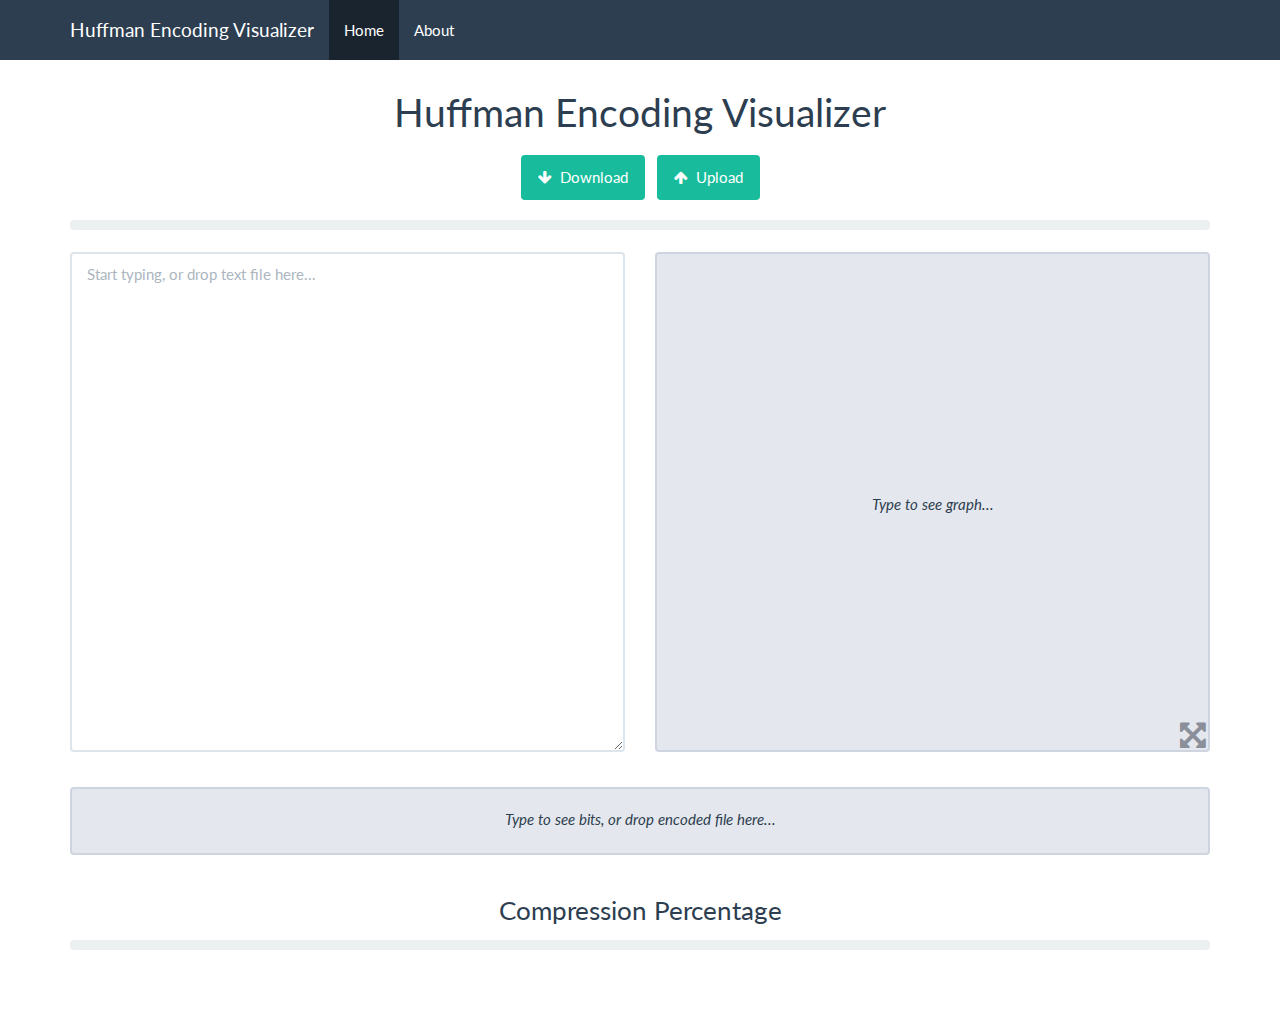
<file: Algorithm_Visualizer/Huffman-Encoding-Visualizer/index.html>
<!DOCTYPE html>
<html lang="en">
  <head>
    <meta http-equiv="content-type" content="text/html; charset=UTF-8" />
    <meta charset="utf-8" />
    <title>Huffman Encoding Visualizer</title>
    <meta
      name="viewport"
      content="width=device-width, initial-scale=1, maximum-scale=1" />

    <!-- stylesheets -->
    <link href="css/bootstrap.min.css" rel="stylesheet" />
    <link href="css/styles.css" rel="stylesheet" />
    <link rel="stylesheet" href="css/font-awesome.min.css" />

    <!-- favicon -->
    <link rel="icon" type="image/png" href="img/favicon.png" />
  </head>

  <body>
    <div class="navbar navbar-default navbar-fixed-top">
      <div class="container">
        <div class="navbar-header">
          <button
            type="button"
            class="navbar-toggle"
            data-toggle="collapse"
            data-target=".navbar-collapse">
            <span class="icon-bar"></span>
            <span class="icon-bar"></span>
            <span class="icon-bar"></span>
          </button>

          <a class="navbar-brand" href="../index.html"
            >Huffman Encoding Visualizer</a
          >
        </div>

        <div class="collapse navbar-collapse">
          <ul class="nav navbar-nav">
            <li class="active"><a href="index.html">Home</a></li>
            <li><a href="about.html">About</a></li>
            <!-- <li>
              <a href="#" target="_">Issue?</a>
            </li>
            <li>
              <a href="#" target="_">Commits</a>
            </li> -->
          </ul>
        </div>
        <!--/.nav-collapse -->
      </div>
    </div>

    <div class="container">
      <div class="text-center">
        <h1 style="padding-top: 20px">Huffman Encoding Visualizer</h1>

        <p class="lead"></p>
        <div class="row">
          <div class="col-xs-12" style="padding: 0 0 20px 0">
            <a class="btn btn-success" id="huffman_download"
              ><i class="fa fa-arrow-down"></i>&nbsp; Download</a
            >
            &nbsp;
            <span class="btn btn-success fileinput-button" id="huffman_upload"
              ><i class="fa fa-arrow-up"></i>&nbsp; Upload
              <input type="file" id="huffman_upload_input"
            /></span>
          </div>
        </div>

        <!-- show compression bar on top as well -->
        <div
          class="progress"
          id="huffman_compression_2"
          data-toggle="tooltip"
          data-placement="right"
          title=""
          data-original-title="0%">
          <div
            class="progress-bar progress-bar-success"
            style="width: 0%"
            id="huffman_compression_bar_2"></div>
        </div>

        <div class="row">
          <div class="col-xs-12 show_error"></div>
        </div>

        <div class="row">
          <div class="col-xs-6">
            <form>
              <div class="form-group">
                <textarea
                  id="huffman_input"
                  class="form-control"
                  style="width: 100%; height: 500px"
                  placeholder="Start typing, or drop text file here..."></textarea>
              </div>
            </form>
          </div>

          <div class="col-xs-6">
            <div class="box" id="huffman_graph" style="height: 500px">
              <i style="line-height: 500px">Type to see graph...</i>
            </div>

            <div id="fullscreen_icon">
              <i class="fa fa-arrows-alt"></i>
            </div>

            <div id="hide_fullscreen_icon">
              <i class="fa fa-times"></i>
            </div>
          </div>
        </div>

        <div class="row">
          <div class="col-xs-12">
            <div
              class="box"
              id="huffman_bits"
              style="
                margin-top: 20px;
                padding: 20px 20px;
                font-family: Courier New;
                max-height: 500px;
                overflow-x: hidden;
                overflow-y: auto;
              ">
              <i
                style="
                  font-family: 'Lato', 'Helvetica Neue', Helvetica, Arial,
                    sans-serif;
                "
                >Type to see bits, or <span>drop encoded file here</span>...</i
              >
            </div>
          </div>
        </div>

        <div class="row" style="padding-bottom: 50px">
          <div class="col-xs-12">
            <h3 style="padding: 20px 0 5px 0">Compression Percentage</h3>

            <div
              class="progress"
              id="huffman_compression"
              data-toggle="tooltip"
              data-placement="right"
              title=""
              data-original-title="0%">
              <div
                class="progress-bar progress-bar-success"
                style="width: 0%"
                id="huffman_compression_bar"></div>
            </div>
          </div>
        </div>
      </div>
    </div>
    <!-- /.container -->

    <!-- libraries -->
    <script src="js/libraries/jquery-2.1.3.min.js"></script>
    <script src="js/libraries/bootstrap.min.js"></script>
    <script src="js/libraries/jit.js"></script>
    <script src="js/libraries/binary_tree_visualizer.js"></script>
    <script src="js/libraries/priority-queue.js"></script>

    <!-- huffman scripts -->
    <script src="js/huffman/build_character_nodes.js"></script>
    <script src="js/huffman/build_tree.js"></script>
    <script src="js/huffman/build_path.js"></script>
    <script src="js/huffman/encode_string.js"></script>

    <!-- file scripts -->
    <script src="js/file/input.js"></script>
    <script src="js/file/output.js"></script>

    <!-- text scripts -->
    <script src="js/text/input.js"></script>

    <!-- gui scripts -->
    <script src="js/gui/index.js"></script>
  </body>
</html>
</file>
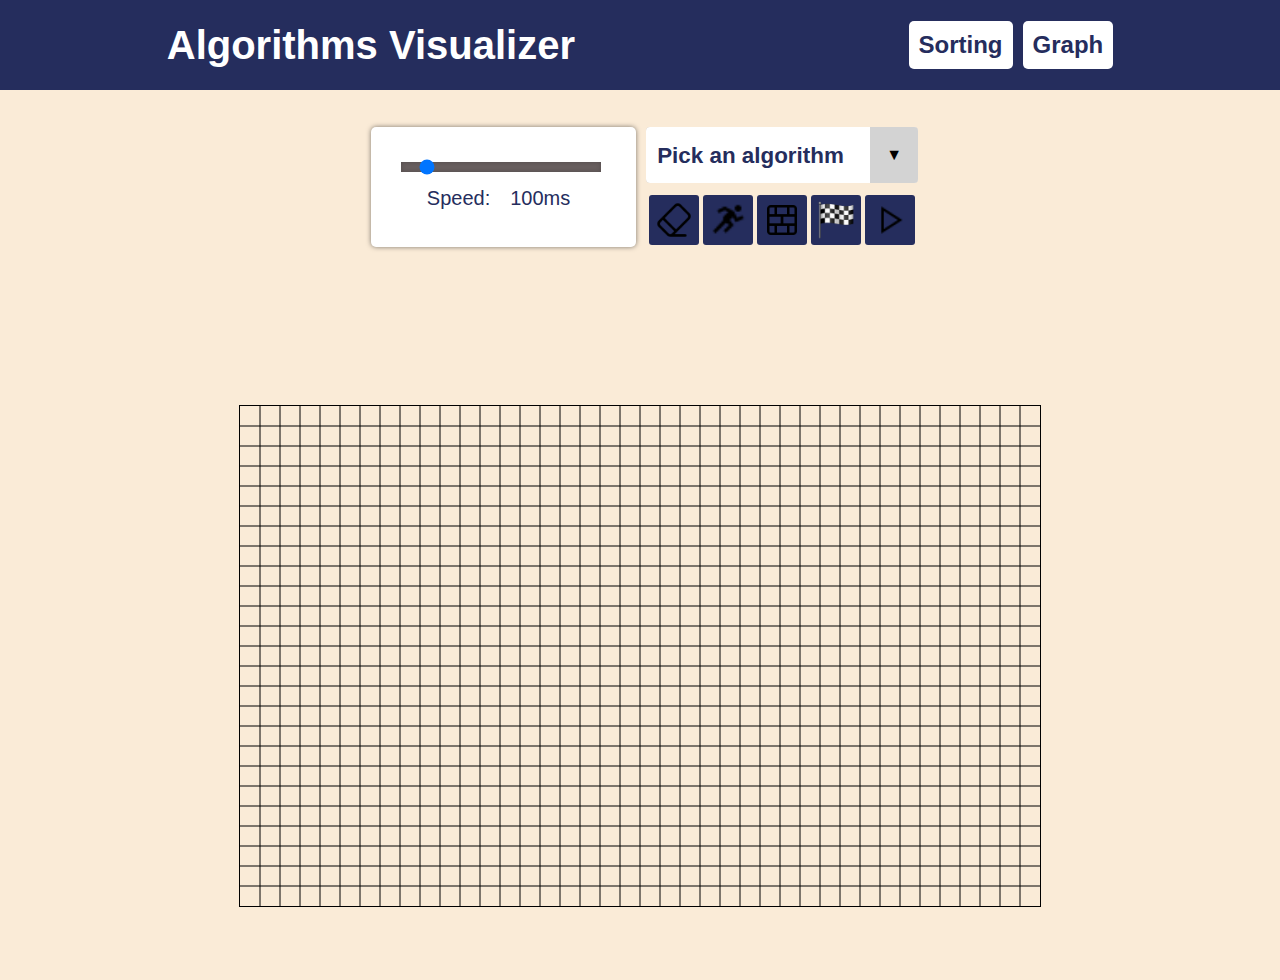
<file: Algorithm_Visualizer/src/graph/index.html>
<!DOCTYPE html>
<html lang="en">
  <head>
    <meta charset="UTF-8" />
    <meta name="viewport" content="width=device-width, initial-scale=1" />
    <title>Algorithms Visualizer</title>
    <link rel="stylesheet" href="./css-style/styles.css" />
    <link rel="stylesheet" href="./css-style/tooltip.css" />
    <link
      href="https://unpkg.com/boxicons@2.1.4/css/boxicons.min.css"
      rel="stylesheet" />
  </head>
  <body oncontextmenu="return false;">
    <header>
      <a id="h1" href="../../index.html"><h1>Algorithms Visualizer</h1></a>
      <div class="algorithms">
        <a href="../sort/index.html">Sorting</a>
        <a href="">Graph</a>
      </div>
    </header>
    <main>
      <div class="control-panel">
        <div class="left">
          <div class="box">
            <div class="slider" id="slider_time">
              <input
                id="time_input"
                type="Range"
                min="0.5"
                max="100"
                value="10"
                step="0.5" />
            </div>
            <div class="content" id="content_time_slider">
              <label for="time_input">Speed: </label>
              <div class="value" id="value_time">100ms</div>
            </div>
          </div>
        </div>
        <div class="right">
          <div class="upper">
            <div class="select">
              <select name="format" id="select">
                <option selected disabled>Pick an algorithm</option>
                <option value="bfs">Breadth-first Search</option>
                <option value="dfs">Depth-first Search</option>
                <!--                             <option value="aStar">A*</option>-->
                <option value="dijkstra">Dijkstra</option>
              </select>
            </div>
          </div>
          <div class="lower">
            <button data-tooltip="Clear canvas" id="clear">
              <img src="./css-style/icons/eraser.png" alt="Clear" />
            </button>
            <button data-tooltip="Set Start" id="begin">
              <img src="./css-style/icons/begin.png" alt="Begin" />
            </button>
            <button data-tooltip="Draw Wall" id="wall">
              <img src="./css-style/icons/wall.png" alt="Wall" />
            </button>
            <button data-tooltip="Set Goal" id="end">
              <img src="./css-style/icons/end.png" alt="End" />
            </button>
            <button data-tooltip="Run" id="start">
              <img src="./css-style/icons/start.png" alt="Start" />
            </button>
          </div>
        </div>
      </div>
      <div class="warning"></div>
      <div class="container">
        <canvas id="canvas" width="800" height="500"></canvas>
      </div>
    </main>
    <script src="../../dest/graph/code/main.js" type="module" defer></script>
  </body>
</html>
</file>
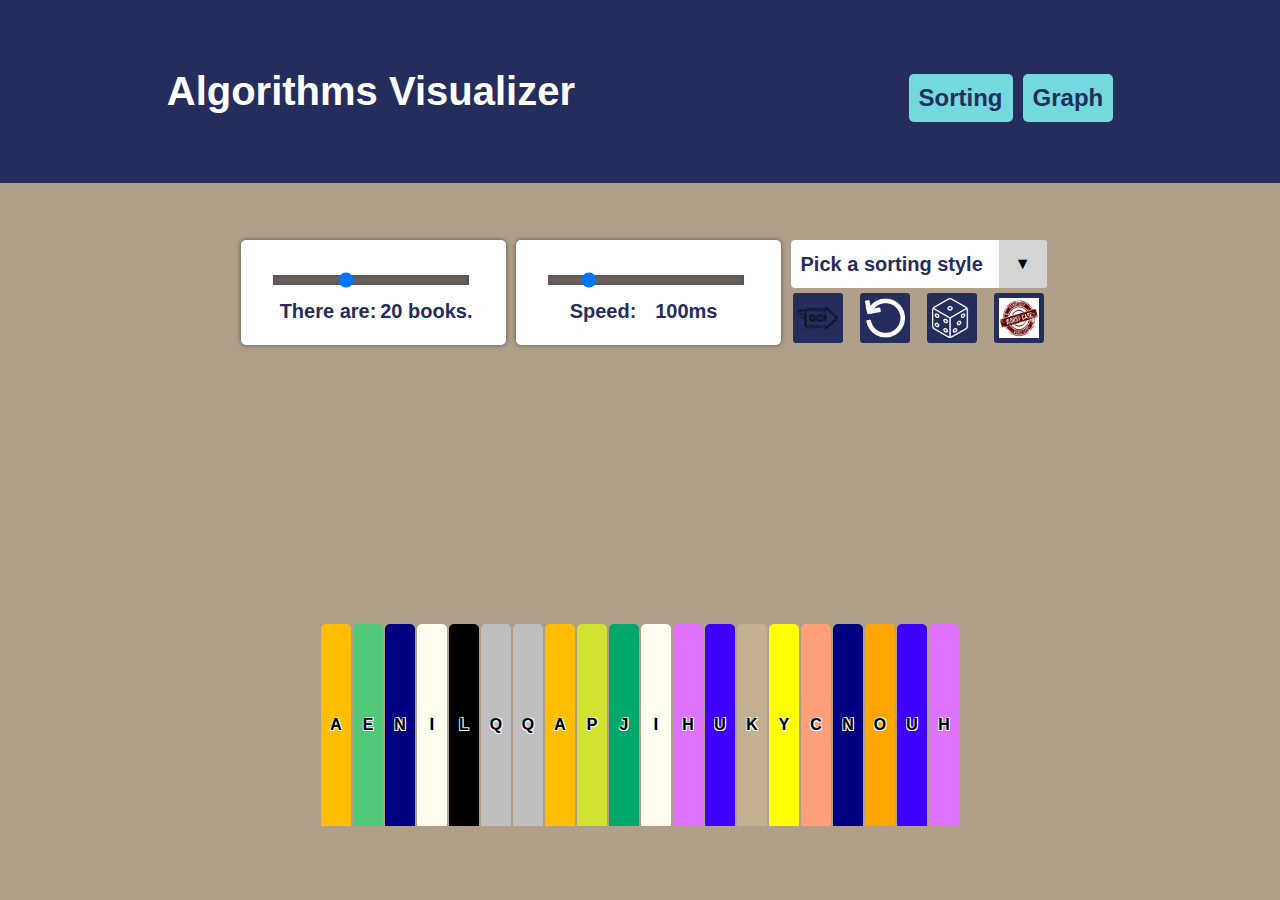
<file: Algorithm_Visualizer/src/sort/index.html>
<!DOCTYPE html>
<html lang="en">
  <head>
    <meta charset="UTF-8" />
    <meta name="viewport" content="width=device-width, initial-scale=1" />
    <title>Algorithms Visualizer</title>
    <link rel="stylesheet" href="./css-style/background.css" />
    <link rel="stylesheet" href="./css-style/canvas.css" />
    <link rel="stylesheet" href="./css-style/control.css" />
    <link rel="stylesheet" href="./css-style/tooltip.css" />

    <!-- Dropdown Icon -->
    <link
      href="https://unpkg.com/boxicons@2.1.1/css/boxicons.min.css"
      rel="stylesheet" />
  </head>
  <header style="height: 23%">
    <a id="h1" href="../../index.html"><h1>Algorithms Visualizer</h1></a>
    <div class="algorithms" style="margin-top: 1%">
      <a href="./">Sorting</a>
      <a href="../graph/index.html">Graph</a>
    </div>
  </header>
  <main>
    <div class="button_container" style="margin-top: 5%">
      <div class="box">
        <div class="slider" id="slider_books">
          <input
            id="number_book_input"
            type="Range"
            min="3"
            max="50"
            value="20" />
        </div>
        <div class="content" id="content_book_slider">
          <label for="number_book_input">There are: </label>
          <div class="value" id="value_books">20 books.</div>
        </div>
      </div>
      <div class="box">
        <div class="slider" id="slider_time">
          <input
            id="time_input"
            type="Range"
            min="10"
            max="500"
            value="100"
            step="10" />
        </div>
        <div class="content" id="content_time_slider">
          <label for="time_input">Speed: </label>
          <div class="value" id="value_time">100ms</div>
        </div>
      </div>
      <div class="button-box">
        <div id="above-buttons">
          <div class="select">
            <select name="format" id="format">
              <option selected disabled>Pick a sorting style</option>
              <option value="bubble">Bubble Sort</option>
              <option value="insertion">Insertion Sort</option>
              <option value="quick">Quick Sort</option>
              <option value="selection">Selection Sort</option>
              <option value="merge">Merge Sort</option>
              <option value="heap">Heap Sort</option> 

            </select>
          </div>
        </div>
        <div id="below-buttons">
          <button data-tooltip="Go" id="go-button">
            <img src="./css-style/icons/go.png" alt="Go" />
          </button>
          <button data-tooltip="Reset" id="reset-button">
            <img src="./css-style/icons/reset-button.png" alt="Reset" />
          </button>
          <button data-tooltip="Random" id="random-button">
            <img src="./css-style/icons/random-button.png" alt="Random" />
          </button>
          <button data-tooltip="Worst case" id="worst-case-button">
            <img
              src="./css-style/icons/worst-case-button.png"
              alt="Worst Case" />
          </button>
        </div>
      </div>
    </div>
    <div class="warning"></div>
    <div class="canvas">
      <div class="container">
        <div id="augmented_container"></div>
        <div id="bookshelf_container"></div>
      </div>
    </div>
  </main>
  <footer></footer>
  <script src="../../dest/sort/code/main.js" type="module" defer></script>
</html>
</file>
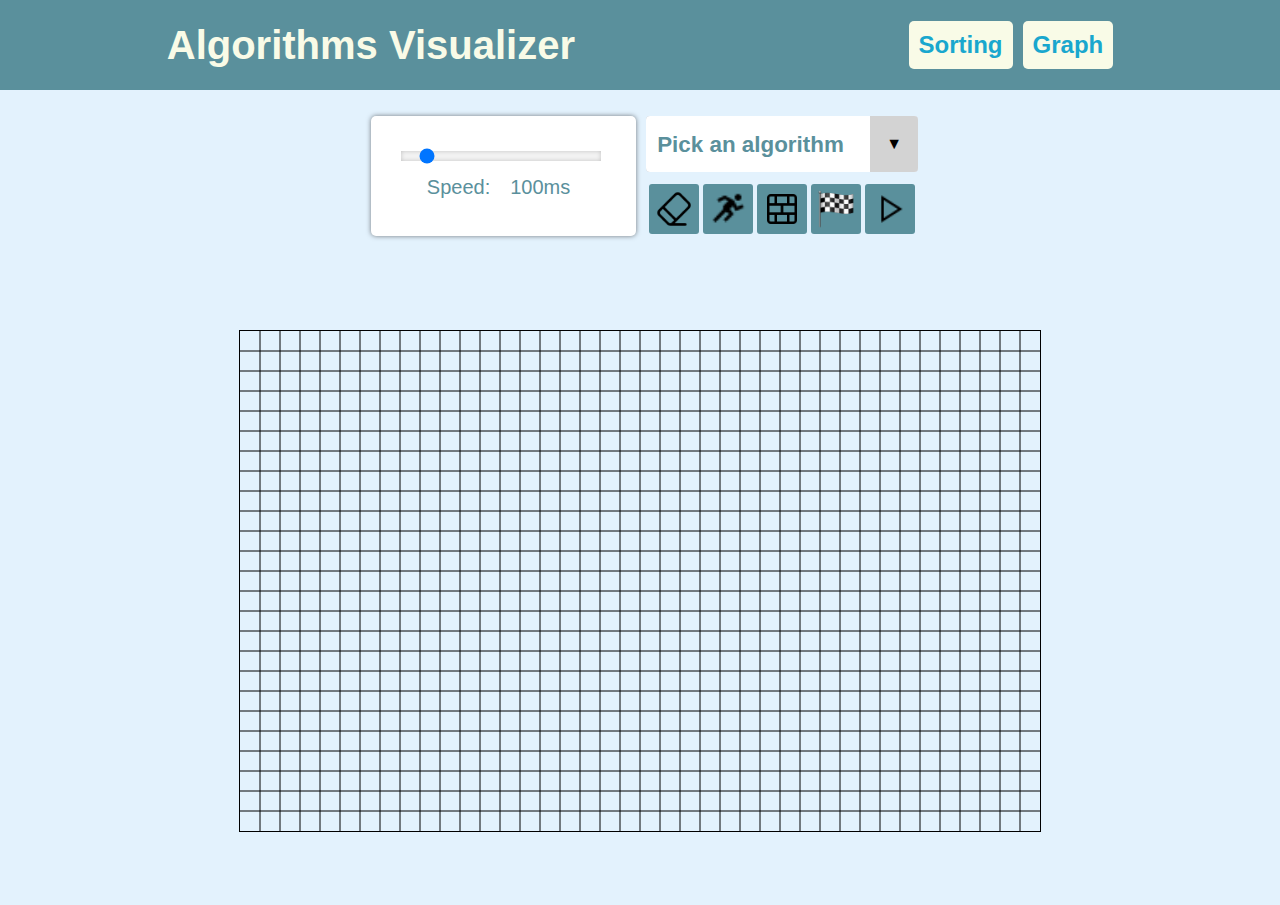
<file: Sorting and Graph/src/graph/index.html>
<!DOCTYPE html>
<html lang="en">
<head>
    <meta charset="UTF-8">
    <meta name="viewport" content="width=device-width, initial-scale=1">
    <title>Algorithms Visualizer</title>
    <link rel="stylesheet" href="./css-style/styles.css">
    <link rel="stylesheet" href="./css-style/tooltip.css">
    <link href='https://unpkg.com/boxicons@2.1.1/css/boxicons.min.css' rel='stylesheet'> 
</head>
<body oncontextmenu="return false;">
    <header>
        <a id="h1" href="../../index.html"><h1>Algorithms Visualizer</h1></a>
        <div class="algorithms">
            <a href="../sort/index.html">Sorting</a>
            <a href="">Graph</a>
        </div>
    </header>
    <main>
        <div class="control-panel" >
            <div class="left">
                <div class="box">
                    <div class="slider" id="slider_time">
                      <input id="time_input"type="Range" min="0.5" max="100" value="10" step="0.5" >
                    </div>
                    <div class="content" id="content_time_slider">
                      <label for="time_input">Speed: </label>
                      <div class="value" id="value_time">100ms</div>
                    </div>
                  </div>
            </div>
            <div class="right">
                <div class="upper">
                    <div class="select">
                        <select name="format" id="select">
                            <option selected disabled>Pick an algorithm</option>
                            <option value="bfs">Breadth-first Search</option>
                            <option value="dfs">Depth-first Search</option>
<!--                             <option value="aStar">A*</option>-->
                             <option value="dijkstra">Dijkstra</option>
                        </select>
                    </div>
                </div>
                <div class="lower">
                    <button data-tooltip="Clear canvas" id="clear">
                        <img src="./css-style/icons/eraser.png" alt="Clear"/>
                    </button>
                    <button data-tooltip="Set Start" id="begin">
                        <img src="./css-style/icons/begin.png" alt="Begin"/>
                    </button>
                    <button data-tooltip="Draw Wall" id="wall">
                        <img src="./css-style/icons/wall.png" alt="Wall"/>
                    </button>
                    <button data-tooltip="Set Goal" id="end">
                        <img src="./css-style/icons/end.png" alt="End"/>
                    </button>
                    <button data-tooltip="Run" id="start">
                        <img src="./css-style/icons/start.png" alt="Start"/>
                    </button>
                </div>
            </div>
           
        </div>
        <div class="warning"> </div>
        <div class="container">
            <canvas id="canvas" width="800" height="500"></canvas>
        </div>
    </main>
    <script src="../../dest/graph/code/main.js" type="module" defer></script>
</body>
    
</html>
</file>
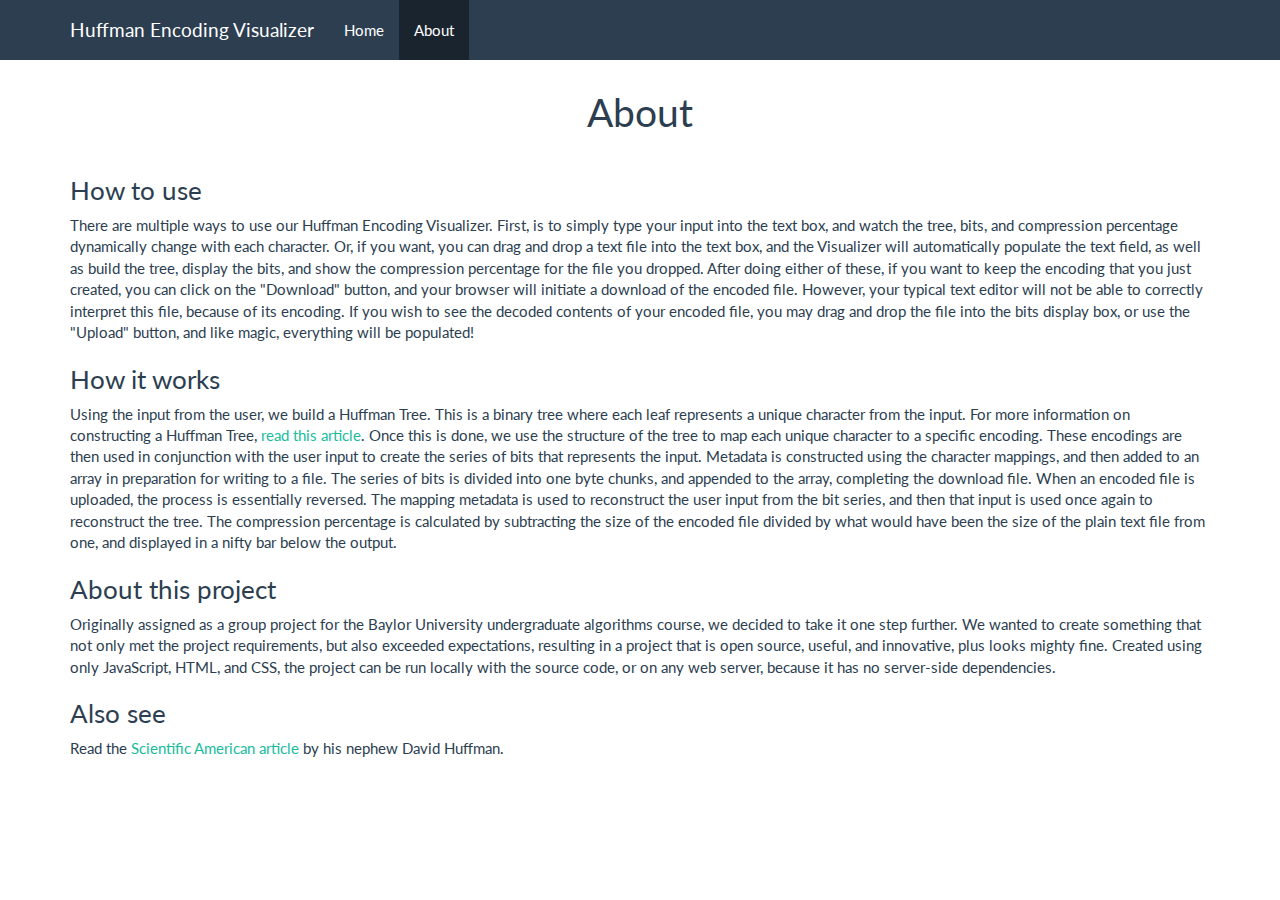
<file: Algorithm_Visualizer/Huffman-Encoding-Visualizer/about.html>
<!DOCTYPE html>
<html lang="en">
  <head>
    <meta http-equiv="content-type" content="text/html; charset=UTF-8" />
    <meta charset="utf-8" />
    <title>About - Huffman Encoding Visualizer</title>
    <meta
      name="viewport"
      content="width=device-width, initial-scale=1, maximum-scale=1" />

    <!-- stylesheets -->
    <link href="css/bootstrap.min.css" rel="stylesheet" />
    <link href="css/styles.css" rel="stylesheet" />
    <link rel="stylesheet" href="css/font-awesome.min.css" />

    <!-- favicon -->
    <link rel="icon" type="image/png" href="img/favicon.png" />
  </head>

  <body>
    <div class="navbar navbar-default navbar-fixed-top">
      <div class="container">
        <div class="navbar-header">
          <button
            type="button"
            class="navbar-toggle"
            data-toggle="collapse"
            data-target=".navbar-collapse">
            <span class="icon-bar"></span>
            <span class="icon-bar"></span>
            <span class="icon-bar"></span>
          </button>

          <a class="navbar-brand" href="index.html"
            >Huffman Encoding Visualizer</a
          >
        </div>

        <div class="collapse navbar-collapse">
          <ul class="nav navbar-nav">
            <li><a href="index.html">Home</a></li>
            <li class="active"><a href="about.html">About</a></li>
          </ul>
        </div>
        <!--/.nav-collapse -->
      </div>
    </div>

    <div class="container">
      <div class="text-center">
        <h1 style="padding-top: 20px">About</h1>

        <p class="lead"></p>
        <div class="row">
          <div class="col-xs-12" style="text-align: left">
            <h3>How to use</h3>
            <p>
              There are multiple ways to use our Huffman Encoding Visualizer.
              First, is to simply type your input into the text box, and watch
              the tree, bits, and compression percentage dynamically change with
              each character. Or, if you want, you can drag and drop a text file
              into the text box, and the Visualizer will automatically populate
              the text field, as well as build the tree, display the bits, and
              show the compression percentage for the file you dropped. After
              doing either of these, if you want to keep the encoding that you
              just created, you can click on the "Download" button, and your
              browser will initiate a download of the encoded file. However,
              your typical text editor will not be able to correctly interpret
              this file, because of its encoding. If you wish to see the decoded
              contents of your encoded file, you may drag and drop the file into
              the bits display box, or use the "Upload" button, and like magic,
              everything will be populated!
            </p>

            <h3>How it works</h3>
            <p>
              Using the input from the user, we build a Huffman Tree. This is a
              binary tree where each leaf represents a unique character from the
              input. For more information on constructing a Huffman Tree,
              <a href="huffman_tutorial.html" target="_blank"
                >read this article</a
              >. Once this is done, we use the structure of the tree to map each
              unique character to a specific encoding. These encodings are then
              used in conjunction with the user input to create the series of
              bits that represents the input. Metadata is constructed using the
              character mappings, and then added to an array in preparation for
              writing to a file. The series of bits is divided into one byte
              chunks, and appended to the array, completing the download file.
              When an encoded file is uploaded, the process is essentially
              reversed. The mapping metadata is used to reconstruct the user
              input from the bit series, and then that input is used once again
              to reconstruct the tree. The compression percentage is calculated
              by subtracting the size of the encoded file divided by what would
              have been the size of the plain text file from one, and displayed
              in a nifty bar below the output.
            </p>

            <h3>About this project</h3>
            <p>
              Originally assigned as a group project for the Baylor University
              undergraduate algorithms course, we decided to take it one step
              further. We wanted to create something that not only met the
              project requirements, but also exceeded expectations, resulting in
              a project that is open source, useful, and innovative, plus looks
              mighty fine. Created using only JavaScript, HTML, and CSS, the
              project can be run locally with the source code, or on any web
              server, because it has no server-side dependencies.
            </p>

            <h3>Also see</h3>
            <p>
              Read the
              <a
                href="https://www.huffmancoding.com/my-uncle/scientific-american"
                target="_"
                >Scientific American article</a
              >
              by his nephew David Huffman.
            </p>
          </div>
        </div>
      </div>
    </div>
    <!-- /.container -->

    <!-- libraries -->
    <script src="js/libraries/jquery-2.1.3.min.js"></script>
    <script src="js/libraries/bootstrap.min.js"></script>
  </body>
</html>
</file>
<file: Algorithm_Visualizer/main.css>
body {
  font-family: sans-serif;
  margin: 0;
  padding: 0;
}

.logo {
  position: absolute;
  top: 90px;
  left: 60px;
  font-size: 40px;
  font-weight: bold;
  color: #fff;
}

header {
  position: relative; 
  text-align: center;
  padding: 20px 0;
  height: 100vh;
  display: flex;
  align-items: center;
  justify-content: center;
  color: #fff;
  font-size: 100px;
  text-shadow: 4px 4px #000000;
  height: 100vh;
  background-image: url("./image/giphy2.gif");
  background-size: cover;
  background-position: center;
  background-repeat: no-repeat;
}

header h1 {
  margin: 0;
  font-size: 80px;
  opacity: 0; 
  animation: fade-in 2s forwards; 
  text-align: center;
  white-space: nowrap;
  font-family: 'Agbalumo';

}

@keyframes fade-in {
  from {
    opacity: 0;
  }
  to {
    opacity: 1;
  }
}

.vertical-line1:before {
  content: '';
  position: absolute;
  top: 0;
  left: 0;
  right: 0;
  bottom: 0;
  z-index: 1;
}

.vertical-line1:after {
  content: '';
  position: absolute;
  top: 10%;
  left: 50%;
  width: 2px;
  height: 26%;
  background: #fff;
  z-index: 2;
  transform-origin: top;
  transform: scaleY(0);
  animation: animate1 1.5s forwards;
  animation-fill-mode: forwards;
}

@keyframes animate1 {
  0% {
    transform: translateY(-50%) scaleY(0);
    transform-origin: top;
  }
  100% {
    transform: translateY(0) scaleY(1);
    transform-origin: top;
  }
}

.vertical-line2:before {
  content: '';
  position: absolute;
  top: 0;
  left: 0;
  right: 0;
  bottom: 0;
  z-index: 1;
}

.vertical-line2:after {
  content: '';
  position: absolute;
  top: 65%;
  left: 50%;
  width: 2px;
  height: 25%;
  background: #fff;
  z-index: 2;
  transform-origin: top;
  transform: scaleY(0);
  animation: animate2 1.5s forwards;
  animation-delay: 1s;
  animation-fill-mode: forwards;
}

@keyframes animate2 {
  0% {
    transform: translateY(-20%) scaleY(0);
    transform-origin: top;
  }
  100% {
    transform: translateY(0) scaleY(1);
    transform-origin: top;
  }
}

nav {
  position: fixed;
  top: 0;
  left: 0;
  width: 100%;
  background-color: rgba(0, 0, 0, 0.8);
  height: 50px;
  z-index: 9999;
  display: flex;
  align-items: center;
  justify-content: center;
  font-family: 'Source Sans Pro'
}

nav a {
  color: rgb(255, 255, 255);
  text-decoration: none;
  margin: 0 20px;
  font-size: 25px;
  transition: transform 0.3s;
  font-weight: bold;
}

nav a:hover {
  transform: scale(1.1);
}


section {
  height: 100vh;
  display: flex;
  flex-direction: column;
  align-items: center;
  justify-content: center;
  font-size: 100px;
  color: #000;
  text-align: center;
  cursor: pointer;
}

.sort-info {
  display: flex;
  align-items: flex-start;
  gap: 50px;
  flex-direction: column;
  justify-content: flex-start;
  max-width: 800px;
  margin: 0 auto;
  padding: 20px;
  position: relative;
}


#bubble-sort .sort-info::before {
  content: '';
  position: absolute;
  top: -15%;
  left: -75%;
  width: 253%;
  height: 3px;
  background-color: #000;
  transform-origin: left;
  transform: scaleX(0);
  animation: animate-line 1s forwards;
  animation-delay: 1s;
}

@keyframes animate-line {
  0% {
    transform: scaleX(0);
  }
  100% {
    transform: scaleX(1);
  }
}


#selection-sort .sort-info::before {
  content: '';
  position: absolute;
  top: -10%;
  left: -75%;
  width: 253%;
  height: 3px;
  background-color: #fff;
  transform-origin: left;
  transform: scaleX(0);
  animation: animate-line 1s forwards;
  animation-delay: 1s;
}

@keyframes animate-line {
  0% {
    transform: scaleX(0);
  }
  100% {
    transform: scaleX(1);
  }
}


#quick-sort .sort-info::before {
  content: '';
  position: absolute;
  top: -5%;
  left: -75%;
  width: 253%;
  height: 3px;
  background-color: #000;
  transform-origin: left;
  transform: scaleX(0);
  animation: animate-line 1s forwards;
  animation-delay: 1s;
}

@keyframes animate-line {
  0% {
    transform: scaleX(0);
  }
  100% {
    transform: scaleX(1);
  }
}


#insertion-sort .sort-info::before {
  content: '';
  position: absolute;
  top: -15%;
  left: -75%;
  width: 253%;
  height: 3px;
  background-color: #fff;
  transform-origin: left;
  transform: scaleX(0);
  animation: animate-line 1s forwards;
  animation-delay: 1s;
}

@keyframes animate-line {
  0% {
    transform: scaleX(0);
  }
  100% {
    transform: scaleX(1);
  }
}

#pathfinder .sort-info::before {
  content: '';
  position: absolute;
  top: -20%;
  left: -75%;
  width: 253%;
  height: 3px;
  background-color: #000;
  transform-origin: left;
  transform: scaleX(0);
  animation: animate-line 1s forwards;
  animation-delay: 1s;
}

@keyframes animate-line {
  0% {
    transform: scaleX(0);
  }
  100% {
    transform: scaleX(1);
  }
}


.sort-name {
  font-size: 65px;
  font-weight: bold;
  font-family: 'Sources Sans Pro';
  text-align: left;
  margin-left: -55%;
}

.sort-definition {
  font-size: 25px;
  line-height: 1.4;
  flex-grow: 1;
  margin-left: -67%;
  color: #000; 
  text-align: left; 
  width:500px;
}

.fade-out{
  opacity: 0;
  transition: opacity 0.5s ease-in;
}

.fade-out.appear{
  opacity: 1;
}

.try-link {
  font-size: 24px;
  background-color: black;
  color: white;
  padding: 12px 36px;
  border-radius: 5px;
  transition: transform 0.3s;
  position: relative;
  overflow: hidden;
  display: inline-block;
  letter-spacing: 2px;
  border-radius: 40px;
  background: linear-gradient(90deg, #000);
  font-weight: bold;
  align-self: flex-start;
  margin-left: -52%;
  margin-top: 30px;
}

.try-link::after {
  content: "";
  position: absolute;
  top: 50%;
  left: 50%;
  transform: translate(-50%, -50%);
  width: 0;
  height: 0;
  background-color: rgba(255, 255, 255, 0.3);
  border-radius: 50%;
  opacity: 0;
  transition: width 0.4s ease-out, height 0.4s ease-out, opacity 0.4s ease-out;
}

.try-link:hover::after {
  width: 300px;
  height: 300px;
  opacity: 1;
}

#bubble-sort {
  background-color: white; 
  margin-top: 4.7rem;
  margin-bottom: 4.7rem;
}
#bubble-sort .sort-name {
  color: black; 
}
#bubble-sort .sort-definition {
  color: black; 
}


#selection-sort {
  background-color: black; 
}
#selection-sort .sort-name {
  color: white; 
}
#selection-sort .sort-definition {
  color: white; 
}
#selection-sort .try-link{
  background-color: white;
  color: black;  
}
#selection-sort .try-link::after{
  background-color: rgba(255, 255, 255, 0.635);
}


#quick-sort {
  background-color: white; 
  margin-top: 5rem;
  margin-bottom: 5rem;
}
#quick-sort .sort-name {
  color: black; 
}
#quick-sort .sort-definition {
  color: black; 
}


#insertion-sort {
  background-color: black; 
}
#insertion-sort .sort-name {
  color: white; 
}
#insertion-sort .sort-definition {
  color: white; 
}
#insertion-sort .try-link{
  background-color: white;
  color: black;  
}
#insertion-sort .try-link::after{
  background-color: rgba(255, 255, 255, 0.635);
}


#pathfinder {
  background-color: white;
  margin-top: 3.4rem;
}
#pathfinder .sort-name {
  color: black; 
}
#pathfinder .sort-definition {
  color: black; 
}

#HuffmanVisualizer {
  background-color: black;
}

#HuffmanVisualizer .sort-name {
  color: white;
}

#HuffmanVisualizer .sort-definition {
  color: white;
}

#HuffmanVisualizer .try-link {
  background-color: white;
  color: black;
}

#HuffmanVisualizer .try-link::after {
  background-color: rgba(255, 255, 255, 0.635);
}


#back-to-top {
  position: fixed;
  bottom: 30px;
  right: 30px;
  display: none;
  width: 40px;
  height: 40px;
  background-color: #333;
  border-radius: 50%;
  text-decoration: none;
  display: flex;
  align-items: center;
  justify-content: center;
  transition: opacity 0.3s;
}

#back-to-top img {
  width: 40px;
  height: 40px;
  display: block;
}

#back-to-top:hover {
  opacity: 0.8;
}
#back-to-top .tooltip {
  position: absolute;
  bottom: 50px;
  left: 50%;
  transform: translateX(-60%);
  background-color: #ffffff;
  color: black;
  padding: 0px 10px;
  font-size: 16px;
  border-radius: 4px;
  opacity: 0;
  transition: opacity 0.3s;
  white-space: nowrap;
}

#back-to-top:hover .tooltip {
  opacity: 1.3;
}

#information {
  background-color: #f9f9f9;
  display: flex;
  align-items: center;
  justify-content: center;
  height: 30vh;
}

.information-content {
  display: flex;
  align-items: center;
  justify-content: space-between;
  width: 60%;
  max-width: 1000px;
  margin: 0 auto;
  padding: 40px;
}

.information-logo {
  font-size: 40px;
  font-weight: bold;
  color: #000;
  font-family: 'Proxima Nova';
}

.contact-info {
  display: flex;
  flex-direction: column;
  align-items: flex-start;
}

.team-member {
  margin-bottom: 20px;
  font-size: 25px;
  color: #000;
}

.hidden{
  opacity: 0;
  transform: translateY(20px);
  transition: opacity 1.5s, transform 1.5s;
}
.show{
  opacity: 1;
  transform: translateY(0);
}

.video-container {
  position: absolute;
  top: 50%;
  right: 10%;
  transform: translateY(-50%);
  width: 550px;
  height: auto; 
}

.video-container video {
  width: 100%;
  height: 100%;
  object-fit: cover;
}

.image-container {
  position: absolute;
  top: 50%;
  right: 10%;
  transform: translateY(-50%);
  width: 550px;
  height: auto; 
}

.image-container img {
  width: 100%;
  height: 100%;
  object-fit: cover;
}
</file>
<file: Huffman-Encoding-Visualizer/css/styles.css>
body {
  padding-top: 50px;
}

#huffman_graph *{
	cursor: move !important;
	-webkit-touch-callout: none;
	-webkit-user-select: none;
	-khtml-user-select: none;
	-moz-user-select: none;
	-ms-user-select: none;
	user-select: none;
}

.fileinput-button input
{
	position: absolute;
	top: 0;
	right: 0;
	margin: 0;
	border: solid transparent;
	border-width: 0 0 100px 200px;
	opacity: 0.0;
	filter: alpha(opacity=0);
	-o-transform: translate(250px, -50px) scale(1);
	-moz-transform: translate(-300px, 0) scale(4);
	direction: ltr;
	cursor: pointer;
}

.fileinput-button
{
	position: relative;
	cursor: pointer;
	text-align: center;
	overflow: hidden;
}

.fullscreen{
	position:fixed;
	top:0;
	left:0;
	width:100%;
	height:100% !important;
	z-index:999999;
}

#fullscreen_icon{
	width:20px;
	height:20px;
	font-size:30px;
	line-height:20px;
	color:#8a8f99;
	cursor:pointer;
	transition:all .2s;
	position:absolute;
	z-index:10;
	bottom:12px;
	right:25px;
}

#fullscreen_icon:hover{
	color:#5e6675;
}

#hide_fullscreen_icon{
	width:30px;
	height:30px;
	font-size:30px;
	line-height:30px;
	color:#8a8f99;
	cursor:pointer;
	transition:all .2s;
	position:fixed;
	z-index:9999999;
	top:10px;
	right:10px;
	display:none;
}

#hide_fullscreen_icon:hover{
	color:#5e6675;
}

.box{
	background:#e4e7ed;
	border:2px solid #ced5e0;
	border-radius:4px;
}

.thumbnail{
	margin:0 10px 10px 0;
}
</file>
<file: Sorting and Graph/main.css>
body {
  font-family: sans-serif;
  margin: 0;
  padding: 0;
}

.logo {
  position: absolute;
  top: 90px;
  left: 60px;
  font-size: 40px;
  font-weight: bold;
  color: #fff;
}

header {
  position: relative; 
  text-align: center;
  padding: 20px 0;
  height: 100vh;
  display: flex;
  align-items: center;
  justify-content: center;
  color: #fff;
  font-size: 100px;
  height: 100vh;
  background-image: url("./image/bubble_sort_bg.jpg");
  background-size: cover;
  background-position: center;
  background-repeat: no-repeat;
}

header h1 {
  margin: 0;
  font-size: 100px;
  opacity: 0; 
  animation: fade-in 2s forwards; 
  text-align: center;
  white-space: nowrap;
  font-family: 'sans-serif';

}

@keyframes fade-in {
  from {
    opacity: 0;
  }
  to {
    opacity: 1;
  }
}

.vertical-line1:before {
  content: '';
  position: absolute;
  top: 0;
  left: 0;
  right: 0;
  bottom: 0;
  z-index: 1;
}

.vertical-line1:after {
  content: '';
  position: absolute;
  top: 10%;
  left: 50%;
  width: 2px;
  height: 26%;
  background: #fff;
  z-index: 2;
  transform-origin: top;
  transform: scaleY(0);
  animation: animate1 1.5s forwards;
  animation-fill-mode: forwards;
}

@keyframes animate1 {
  0% {
    transform: translateY(-50%) scaleY(0);
    transform-origin: top;
  }
  100% {
    transform: translateY(0) scaleY(1);
    transform-origin: top;
  }
}

.vertical-line2:before {
  content: '';
  position: absolute;
  top: 0;
  left: 0;
  right: 0;
  bottom: 0;
  z-index: 1;
}

.vertical-line2:after {
  content: '';
  position: absolute;
  top: 65%;
  left: 50%;
  width: 2px;
  height: 25%;
  background: #fff;
  z-index: 2;
  transform-origin: top;
  transform: scaleY(0);
  animation: animate2 1.5s forwards;
  animation-delay: 1s;
  animation-fill-mode: forwards;
}

@keyframes animate2 {
  0% {
    transform: translateY(-20%) scaleY(0);
    transform-origin: top;
  }
  100% {
    transform: translateY(0) scaleY(1);
    transform-origin: top;
  }
}

nav {
  position: fixed;
  top: 0;
  left: 0;
  width: 100%;
  background-color: rgba(0, 0, 0, 0.8);
  height: 50px;
  z-index: 9999;
  display: flex;
  align-items: center;
  justify-content: center;
  font-family: 'Source Sans Pro'
}

nav a {
  color: rgb(255, 255, 255);
  text-decoration: none;
  margin: 0 20px;
  font-size: 25px;
  transition: transform 0.3s;
  font-weight: bold;
}

nav a:hover {
  transform: scale(1.1);
}


section {
  height: 100vh;
  display: flex;
  flex-direction: column;
  align-items: center;
  justify-content: center;
  font-size: 100px;
  color: #000;
  text-align: center;
  cursor: pointer;
}

.sort-info {
  display: flex;
  align-items: flex-start;
  gap: 50px;
  flex-direction: column;
  justify-content: flex-start;
  max-width: 800px;
  margin: 0 auto;
  padding: 20px;
  position: relative;
}


#bubble-sort .sort-info::before {
  content: '';
  position: absolute;
  top: -15%;
  left: -75%;
  width: 253%;
  height: 3px;
  background-color: #000;
  transform-origin: left;
  transform: scaleX(0);
  animation: animate-line 1s forwards;
  animation-delay: 1s;
}

@keyframes animate-line {
  0% {
    transform: scaleX(0);
  }
  100% {
    transform: scaleX(1);
  }
}


#selection-sort .sort-info::before {
  content: '';
  position: absolute;
  top: -10%;
  left: -75%;
  width: 253%;
  height: 3px;
  background-color: #fff;
  transform-origin: left;
  transform: scaleX(0);
  animation: animate-line 1s forwards;
  animation-delay: 1s;
}

@keyframes animate-line {
  0% {
    transform: scaleX(0);
  }
  100% {
    transform: scaleX(1);
  }
}


#quick-sort .sort-info::before {
  content: '';
  position: absolute;
  top: -5%;
  left: -75%;
  width: 253%;
  height: 3px;
  background-color: #000;
  transform-origin: left;
  transform: scaleX(0);
  animation: animate-line 1s forwards;
  animation-delay: 1s;
}

@keyframes animate-line {
  0% {
    transform: scaleX(0);
  }
  100% {
    transform: scaleX(1);
  }
}


#insertion-sort .sort-info::before {
  content: '';
  position: absolute;
  top: -15%;
  left: -75%;
  width: 253%;
  height: 3px;
  background-color: #fff;
  transform-origin: left;
  transform: scaleX(0);
  animation: animate-line 1s forwards;
  animation-delay: 1s;
}

@keyframes animate-line {
  0% {
    transform: scaleX(0);
  }
  100% {
    transform: scaleX(1);
  }
}

#pathfinder .sort-info::before {
  content: '';
  position: absolute;
  top: -20%;
  left: -75%;
  width: 253%;
  height: 3px;
  background-color: #000;
  transform-origin: left;
  transform: scaleX(0);
  animation: animate-line 1s forwards;
  animation-delay: 1s;
}

@keyframes animate-line {
  0% {
    transform: scaleX(0);
  }
  100% {
    transform: scaleX(1);
  }
}


.sort-name {
  font-size: 65px;
  font-weight: bold;
  font-family: 'Sources Sans Pro';
  text-align: left;
  margin-left: -55%;
}

.sort-definition {
  font-size: 25px;
  line-height: 1.4;
  flex-grow: 1;
  margin-left: -67%;
  color: #000; 
  text-align: left; 
  width:500px;
}

.fade-out{
  opacity: 0;
  transition: opacity 0.5s ease-in;
}

.fade-out.appear{
  opacity: 1;
}

.try-link {
  font-size: 24px;
  background-color: black;
  color: white;
  padding: 12px 36px;
  border-radius: 5px;
  transition: transform 0.3s;
  position: relative;
  overflow: hidden;
  display: inline-block;
  letter-spacing: 2px;
  border-radius: 40px;
  background: linear-gradient(90deg, #000);
  font-weight: bold;
  align-self: flex-start;
  margin-left: -52%;
  margin-top: 30px;
}

.try-link::after {
  content: "";
  position: absolute;
  top: 50%;
  left: 50%;
  transform: translate(-50%, -50%);
  width: 0;
  height: 0;
  background-color: rgba(255, 255, 255, 0.3);
  border-radius: 50%;
  opacity: 0;
  transition: width 0.4s ease-out, height 0.4s ease-out, opacity 0.4s ease-out;
}

.try-link:hover::after {
  width: 300px;
  height: 300px;
  opacity: 1;
}

#bubble-sort {
  background-color: white; 
}
#bubble-sort .sort-name {
  color: black; 
}
#bubble-sort .sort-definition {
  color: black; 
}


#selection-sort {
  background-color: black; 
}
#selection-sort .sort-name {
  color: white; 
}
#selection-sort .sort-definition {
  color: white; 
}
#selection-sort .try-link{
  background-color: white;
  color: black;  
}
#selection-sort .try-link::after{
  background-color: rgba(255, 255, 255, 0.635);
}


#quick-sort {
  background-color: white; 
}
#quick-sort .sort-name {
  color: black; 
}
#quick-sort .sort-definition {
  color: black; 
}


#insertion-sort {
  background-color: black; 
}
#insertion-sort .sort-name {
  color: white; 
}
#insertion-sort .sort-definition {
  color: white; 
}
#insertion-sort .try-link{
  background-color: white;
  color: black;  
}
#insertion-sort .try-link::after{
  background-color: rgba(255, 255, 255, 0.635);
}


#pathfinder {
  background-color: white; 
}
#pathfinder .sort-name {
  color: black; 
}
#pathfinder .sort-definition {
  color: black; 
}


#back-to-top {
  position: fixed;
  bottom: 30px;
  right: 30px;
  display: none;
  width: 40px;
  height: 40px;
  background-color: #333;
  border-radius: 50%;
  text-decoration: none;
  display: flex;
  align-items: center;
  justify-content: center;
  transition: opacity 0.3s;
}

#back-to-top img {
  width: 40px;
  height: 40px;
  display: block;
}

#back-to-top:hover {
  opacity: 0.8;
}
#back-to-top .tooltip {
  position: absolute;
  bottom: 50px;
  left: 50%;
  transform: translateX(-60%);
  background-color: #ffffff;
  color: black;
  padding: 0px 10px;
  font-size: 16px;
  border-radius: 4px;
  opacity: 0;
  transition: opacity 0.3s;
  white-space: nowrap;
}

#back-to-top:hover .tooltip {
  opacity: 1.3;
}

#information {
  background-color: #f9f9f9;
  display: flex;
  align-items: center;
  justify-content: center;
  height: 30vh;
}

.information-content {
  display: flex;
  align-items: center;
  justify-content: space-between;
  width: 60%;
  max-width: 1000px;
  margin: 0 auto;
  padding: 20px;
}

.information-logo {
  font-size: 40px;
  font-weight: bold;
  color: #000;
  font-family: 'Proxima Nova';
}

.contact-info {
  display: flex;
  flex-direction: column;
  align-items: flex-start;
}

.team-member {
  margin-bottom: 20px;
  font-size: 25px;
  color: #000;
}

.hidden{
  opacity: 0;
  transform: translateY(20px);
  transition: opacity 1.5s, transform 1.5s;
}
.show{
  opacity: 1;
  transform: translateY(0);
}

.video-container {
  position: absolute;
  top: 50%;
  right: 10%;
  transform: translateY(-50%);
  width: 550px;
  height: auto; 
}

.video-container video {
  width: 100%;
  height: 100%;
  object-fit: cover;
}

.image-container {
  position: absolute;
  top: 50%;
  right: 10%;
  transform: translateY(-50%);
  width: 550px;
  height: auto; 
}

.image-container img {
  width: 100%;
  height: 100%;
  object-fit: cover;
}
</file>
<file: Algorithm_Visualizer/Huffman-Encoding-Visualizer/css/styles.css>
body {
  padding-top: 50px;
}

#huffman_graph *{
	cursor: move !important;
	-webkit-touch-callout: none;
	-webkit-user-select: none;
	-khtml-user-select: none;
	-moz-user-select: none;
	-ms-user-select: none;
	user-select: none;
}

.fileinput-button input
{
	position: absolute;
	top: 0;
	right: 0;
	margin: 0;
	border: solid transparent;
	border-width: 0 0 100px 200px;
	opacity: 0.0;
	filter: alpha(opacity=0);
	-o-transform: translate(250px, -50px) scale(1);
	-moz-transform: translate(-300px, 0) scale(4);
	direction: ltr;
	cursor: pointer;
}

.fileinput-button
{
	position: relative;
	cursor: pointer;
	text-align: center;
	overflow: hidden;
}

.fullscreen{
	position:fixed;
	top:0;
	left:0;
	width:100%;
	height:100% !important;
	z-index:999999;
}

#fullscreen_icon{
	width:20px;
	height:20px;
	font-size:30px;
	line-height:20px;
	color:#8a8f99;
	cursor:pointer;
	transition:all .2s;
	position:absolute;
	z-index:10;
	bottom:12px;
	right:25px;
}

#fullscreen_icon:hover{
	color:#5e6675;
}

#hide_fullscreen_icon{
	width:30px;
	height:30px;
	font-size:30px;
	line-height:30px;
	color:#8a8f99;
	cursor:pointer;
	transition:all .2s;
	position:fixed;
	z-index:9999999;
	top:10px;
	right:10px;
	display:none;
}

#hide_fullscreen_icon:hover{
	color:#5e6675;
}

.box{
	background:#e4e7ed;
	border:2px solid #ced5e0;
	border-radius:4px;
}

.thumbnail{
	margin:0 10px 10px 0;
}
</file>
<file: Algorithm_Visualizer/src/graph/css-style/styles.css>
* {
    margin: 0;
    padding: 0;
    box-sizing: border-box; 
}
body {
    height: 100%;
    width: 100%;
    font-family: "Gill Sans", sans-serif;
    background-color: antiquewhite;
    /* #e3f2fd */
}
html {
    height: 100%;
    width: 100%;
    font-size: 16px;
}
header{
    background: #252D5D;
    width: 100%;
    height: 10%;
    display: flex;
    justify-content: space-around;
    align-items: center;
}

main{
    height: 90%;
    width: 100%;
}

.algorithms {
    display: flex;
    flex-direction: row;
    align-items: center;
    justify-content: center;
    gap: 10px;
}
#h1 {
    text-decoration: none;
    cursor: pointer;
}
.algorithms > a {
    padding: 10px;
    transition: 0.3s;
    text-decoration: none;
    font-family: "Gill Sans", sans-serif;
    font-weight: bold;
    color: #252D5D;
    font-size: 1.5rem;
    background-color: #ffffff;
    border-radius: 5px;
}
a:hover {
    color: rgb(224, 64, 64);
    text-decoration: none;
    cursor: pointer;
}
h1 {
    font-family: "Gill Sans", sans-serif;
    color: #FFFFFF;
    font-size: 2.5rem;
    font-weight: bold;
}

.control-panel{
    position: relative;
    margin-top: 1em;
    margin-bottom: 4em;
    height: 20%;
    margin-left: 1vh;
    display: flex; 
    gap: 10px;
    align-items: center;
    justify-content: center;
}

.box{
    max-width: 300px;
    height: 120px;
    background: white;
    padding: 20px 20px 30px 30px;
    border-radius: 5px;
    box-shadow: 0 0 5px rgba(0,0,0,0.5);
    align-items: center;
  }
  
.box .content{
    font-size: 20px;
    font-weight: 300;
    color: #252D5D;
    display: flex;
    justify-content: center;
  }
  
.box .slider{
    height: 40px;
    width: 200px;
    display: flex;
    align-items: center;
    margin-right: 15px;
  }
  
.box .slider input{
    height: 10px;
    width: 100%;
    -webkit-appearance: none;
    outline: none;
    background: #675e5e;
    box-shadow: inset 0 0 4px rgba(0, 0, 0, 0.2);
  }
  
.box .value{
    width: 100px;
    text-align: center;
}

.control-panel .right .lower{
    display: flex;
    justify-content: center;
    align-items: center;
    margin-top: 10px;
}

select {
    -webkit-appearance: none;
    -moz-appearance: none;
    -ms-appearance: none;
    appearance: none;
    outline: 0;
    border: 0;
    background: #ffffff;
    background-image: none;
    padding: 20px 20px 30px 30px;
    box-shadow: 0 0 5px rgba(0, 0, 0, 0.5);
    flex: 1;
    padding: 0 .5em;
    cursor: pointer;
    display: flex;
    align-items: center;
    font-size: 1.4rem;
    font-weight: bold;
    color: #252D5D;
}

select::-ms-expand {
    display: none;
}

.select {
    position: relative;
    display: flex;
    width: 17em;
    height: 3.5em;
    line-height: 3;
    background: #D3D3D3;
    overflow: hidden;
    border-radius: .25em;
}
.select::after {
    content: '\25BC';
    position: absolute;
    top: -12px;
    right: 0;
    padding: 1em 1em;
    background: #D3D3D3;
    cursor:pointer;
    pointer-events:none;
    transition:.25s all ease;
}
.select:hover::after {
color: #ff0909;
}
  
button {
    background: #252D5D;
    width: 50px;
    height: 50px;
    padding: 10px 15px;
    border: none;
    border-radius: 3px;
    font-size: 16px;
    color: #fff;
    cursor: pointer;
    text-transform: uppercase;
    transition: background-color 0.5s ease;
    display: flex;
    justify-content: center;
    align-items: center;
    margin: 2px;
  }
  button:hover {
    cursor: pointer;
    box-shadow: 0 0 10px #f70000;
    opacity: 0.8;
  }
  
  button img{
    width: 40px;
    height: 40px;
  }

.container {
    display: flex;
    justify-content: center;
    align-items: center;
    height: 80%;
    width: 100%;
}
#canvas {
    border : 1px solid black;
}

#upper{
    display: flex;
}

.warning{
    display: flex;
    justify-content: center;
    align-items: center;
}
</file>
<file: Algorithm_Visualizer/src/graph/css-style/tooltip.css>
[data-tooltip] {
  position: relative;
  z-index: 2;
  cursor: pointer;
}

/* Hide the tooltip content by default */
[data-tooltip]:before,
[data-tooltip]:after {
  visibility: hidden;
  -ms-filter: "progid:DXImageTransform.Microsoft.Alpha(Opacity=0)";
  filter: progid: DXImageTransform.Microsoft.Alpha(Opacity=0);
  opacity: 0;
  pointer-events: none;
  z-index: 2;
}

/* Position tooltip above the element */
[data-tooltip]:before {
  position: absolute;
  bottom: 100%;
  padding: 7px;
  width: 60px;
  -webkit-border-radius: 3px;
  -moz-border-radius: 3px;
  border-radius: 3px;
  background-color: #ffffff;
  background-color: hsla(0, 0%, 100%, 0.9);
  color: #5a909c;;
  content: attr(data-tooltip);
  text-align: center;
  font-size: 14px;
  line-height: 1.2;
  z-index: 2;
}

/* Show tooltip content on hover */
[data-tooltip]:hover:before,
[data-tooltip]:hover:after {
  visibility: visible;
  -ms-filter: "progid:DXImageTransform.Microsoft.Alpha(Opacity=100)";
  filter: progid: DXImageTransform.Microsoft.Alpha(Opacity=100);
  opacity: 1;
}
</file>
<file: Algorithm_Visualizer/src/sort/css-style/background.css>
@import url('https://fonts.googleapis.com/css2?family=Lilita+One');
* {
    font-family: "Gill Sans", sans-serif;
}
body{
    position: relative;
    display: flex;
    flex-direction: column;
    align-items: center;
    justify-content: center;
    margin: 0;
    height: 100vh;
    font-family: "Gill Sans", sans-serif;
    background-color: rgb(234, 187, 125);
}

header{
    background: #252D5D;
    font-family: "Gill Sans", sans-serif;
    color: white;
    height: 10%;
    width: 100%;  
    display: flex;
    justify-content: space-around;
    align-items: center;
    /* margin-bottom: 10px; */
}
h1 {
    font-size: 40px;
    color: #FFFFFF;
    font-size: 2.5rem;
    font-weight: bold;
    font-family: "Gill Sans", sans-serif;
}
#h1 {
    text-decoration: none;
    cursor: pointer;   
    color: #F9FBE7;
}
main{
    height: 85vh;
    width: 100%;
    position: relative;
    align-items: center;
    justify-content: center;
}
.algorithms{
    height: 100%;
    gap: 10px;
    display: flex;
    flex-direction: row;
    align-items: center;
    justify-content: center;
}
.algorithms > a {
    text-decoration: none;
    font-family: "Gill Sans", sans-serif;
    font-weight: bold;
    padding: 10px;
    transition: 0.3s;
    color: #252D5D;
    padding: 10px;
    font-size: 1.5rem;
    background-color: #73d9de;
    border-radius: 5px;
}
.algorithms  > a:hover {
    color: rgb(253, 99, 99);
    text-decoration: none;
    cursor: pointer;
}
footer{
    background: linear-gradient(to bottom, #F0ECEC, #BFD7EA);
    height: 5vh;
    display: flex;
    justify-content: left;
    align-items: left;
}

.button_container {
    position: relative;
    margin-top: 5px;
    height: 10vh;
    margin-left: 1vh;
    display: flex; 
    gap: 10px;
    align-items: center;
    justify-content: center;
}

#bookshelf_container, #augmented_container{
    height: 25vh;
    width: 100%;
    display: flex;
    align-items: flex-end;
    justify-content: center;
}
</file>
<file: Algorithm_Visualizer/src/sort/css-style/canvas.css>
.book {
  width: 30px;
  height: 90%;
  border-radius: 5px 5px 0px 0px;
  margin: 1px;
  display: flex;
  flex-direction: column;
  justify-content: center;
  align-items: center;
  font-size: 16px;
  font-weight: bold;
  text-shadow: -1px -1px 0 rgba(105, 206, 229, 0.692), 1px -1px 0 white, -1px 1px 0 white, 1px 1px 0 white;
}

.canvas{
  width: 100%;
}
</file>
<file: Algorithm_Visualizer/src/sort/css-style/control.css>
@import url('https://fonts.googleapis.com/css2?family=Lilita+One');


body{
  background: rgb(176, 160, 138);
}
*{
  font-family: "Gill Sans", sans-serif;
  font-weight: bold;
}

button {
  background: #252D5D;
  width: 50px;
  height: 50px;
  padding: 10px 15px;
  border: none;
  border-radius: 3px;
  font-size: 16px;
  color: #fff;
  cursor: pointer;
  text-transform: uppercase;
  transition: background-color 0.5s ease;
  display: flex;
  justify-content: center;
  align-items: center;
  margin: 2px;
}

button:hover {
  cursor: pointer;
  box-shadow: 0 0 10px #f70000;
  opacity: 0.8;
}

button img{
  width: 40px;
  height: 40px;
}

.button-box{
  position: relative;
  margin-right: 2px;
  z-index: 1;
}

.button-box #below-buttons{
  display: flex;
  justify-content: space-between;
  margin-top: 3px;
}

.box{
  max-width: 300px;
  height: 55px;
  background: white;
  padding: 20px 20px 30px 30px;
  border-radius: 5px;
  box-shadow: 0 0 5px rgba(0,0,0,0.5);
  align-items: center;
}

.box .content{
  font-size: 20px;
  font-weight: 300;
  color: #252D5D;
  display: flex;
  justify-content: center;
}

.box .slider{
  height: 40px;
  width: 200px;
  display: flex;
  align-items: center;
  margin-right: 15px;
}

.box .slider input{
  height: 10px;
  width: 100%;
  -webkit-appearance: none;
  outline: none;
  background: #675e5e;
  box-shadow: inset 0 0 4px rgba(0, 0, 0, 0.2);
}

.box .value{
  width: 100px;
  text-align: center;
}

select {
  -webkit-appearance: none;
  -moz-appearance: none;
  -ms-appearance: none;
  appearance: none;
  outline: 0;
  border: 0;
  background: #ffffff;
  background-image: none;
  padding: 20px 20px 30px 30px;
  box-shadow: 0 0 5px rgba(0, 0, 0, 0.5);
  flex: 1;
  padding: 0 .5em;
  cursor: pointer;
  display: flex;
  align-items: center;
  font-size: 20px;
  font-weight: bold;
    color: #252D5D;
}

select::-ms-expand {
  display: none;
}

.select {
  position: relative;
  display: flex;
  width: 16em;
  height: 3em;
  line-height: 3;
  background: #D3D3D3;
  overflow: hidden;
  border-radius: .25em;
}
.select::after {
  content: '\25BC';
  position: absolute;
  top: 0;
  right: 0;
  padding: 0 1em;
  background: #D3D3D3;
  cursor:pointer;
  pointer-events:none;
  transition:.25s all ease;
}
.select:hover::after {
  color: #ff0909;
}

label{
  max-width: 100px;
}

.warning{
  align-items: center;
  display: flex;
  justify-content: center;
  font-size: 20px;
  margin-top: 10px;
  height: 30px;
}
</file>
<file: Algorithm_Visualizer/src/sort/css-style/tooltip.css>
[data-tooltip] {
  position: relative;
  z-index: 2;
  cursor: pointer;
}

/* Hide the tooltip content by default */
[data-tooltip]:before,
[data-tooltip]:after {
  visibility: hidden;
  -ms-filter: "progid:DXImageTransform.Microsoft.Alpha(Opacity=0)";
  filter: progid: DXImageTransform.Microsoft.Alpha(Opacity=0);
  opacity: 0;
  pointer-events: none;
  z-index: 2;
}

/* Position tooltip above the element */
[data-tooltip]:before {
  position: absolute;
  bottom: -100%;
  padding: 7px;
  width: 60px;
  -webkit-border-radius: 3px;
  -moz-border-radius: 3px;
  border-radius: 3px;
  background-color: #ffffff;
  background-color: hsla(0, 0%, 100%, 0.9);
  color: #5a909c;;
  content: attr(data-tooltip);
  text-align: center;
  font-size: 14px;
  line-height: 1.2;
  z-index: 2;
}

/* Show tooltip content on hover */
[data-tooltip]:hover:before,
[data-tooltip]:hover:after {
  visibility: visible;
  -ms-filter: "progid:DXImageTransform.Microsoft.Alpha(Opacity=100)";
  filter: progid: DXImageTransform.Microsoft.Alpha(Opacity=100);
  opacity: 1;
}
</file>
<file: Sorting and Graph/src/graph/css-style/styles.css>
* {
    margin: 0;
    padding: 0;
    box-sizing: border-box; 
}
body {
    height: 100%;
    width: 100%;
    font-family: "Gill Sans", sans-serif;
    background-color: #e3f2fd;
}
html {
    height: 100%;
    width: 100%;
    font-size: 16px;
}
header{
    background: #5a909c;
    width: 100%;
    height: 10%;
    display: flex;
    justify-content: space-around;
    align-items: center;
}

main{
    height: 90%;
    width: 100%;
}

.algorithms {
    display: flex;
    flex-direction: row;
    align-items: center;
    justify-content: center;
    gap: 10px;
}
#h1 {
    text-decoration: none;
    cursor: pointer;
}
.algorithms > a {
    padding: 10px;
    transition: 0.3s;
    text-decoration: none;
    font-family: "Gill Sans", sans-serif;
    font-weight: bold;
    color: #19A7CE;
    font-size: 1.5rem;
    background-color: #F9FBE7;
    border-radius: 5px;
}
a:hover {
    color: black;
    text-decoration: none;
    cursor: pointer;
}
h1 {
    font-family: "Gill Sans", sans-serif;
    color: #F9FBE7;
    font-size: 2.5rem;
    font-weight: bold;
}


.control-panel{
    position: relative;
    margin-top: 5px;
    height: 20%;
    margin-left: 1vh;
    display: flex; 
    gap: 10px;
    align-items: center;
    justify-content: center;
}

.box{
    max-width: 300px;
    height: 120px;
    background: white;
    padding: 20px 20px 30px 30px;
    border-radius: 5px;
    box-shadow: 0 0 5px rgba(0,0,0,0.5);
    align-items: center;
  }
  
.box .content{
    font-size: 20px;
    font-weight: 300;
    color: #5a909c;;
    display: flex;
    justify-content: center;
  }
  
.box .slider{
    height: 40px;
    width: 200px;
    display: flex;
    align-items: center;
    margin-right: 15px;
  }
  
.box .slider input{
    height: 10px;
    width: 100%;
    -webkit-appearance: none;
    outline: none;
    background: #f2f2f2;
    box-shadow: inset 0 0 4px rgba(0, 0, 0, 0.2);
  }
  
.box .value{
    width: 100px;
    text-align: center;
}

.control-panel .right .lower{
    display: flex;
    justify-content: center;
    align-items: center;
    margin-top: 10px;
}

select {
    -webkit-appearance: none;
    -moz-appearance: none;
    -ms-appearance: none;
    appearance: none;
    outline: 0;
    border: 0;
    background: #ffffff;
    background-image: none;
    padding: 20px 20px 30px 30px;
    box-shadow: 0 0 5px rgba(0, 0, 0, 0.5);
    flex: 1;
    padding: 0 .5em;
    cursor: pointer;
    display: flex;
    align-items: center;
    font-size: 1.4rem;
    font-weight: bold;
    color: #5a909c;
}

select::-ms-expand {
    display: none;
}

.select {
    position: relative;
    display: flex;
    width: 17em;
    height: 3.5em;
    line-height: 3;
    background: #D3D3D3;
    overflow: hidden;
    border-radius: .25em;
}
.select::after {
    content: '\25BC';
    position: absolute;
    top: -12px;
    right: 0;
    padding: 1em 1em;
    background: #D3D3D3;
    cursor:pointer;
    pointer-events:none;
    transition:.25s all ease;
}
.select:hover::after {
color: #7ce8ff;
}
  
button {
    background: #5a909c;
    width: 50px;
    height: 50px;
    padding: 10px 15px;
    border: none;
    border-radius: 3px;
    font-size: 16px;
    color: #fff;
    cursor: pointer;
    text-transform: uppercase;
    transition: background-color 0.5s ease;
    display: flex;
    justify-content: center;
    align-items: center;
    margin: 2px;
  }
  button:hover {
    cursor: pointer;
    box-shadow: 0 0 10px #737b7e;
    opacity: 0.8;
  }
  
  button img{
    width: 40px;
    height: 40px;
  }

.container {
    display: flex;
    justify-content: center;
    align-items: center;

    height: 80%;
    width: 100%;
}
#canvas {
    border : 1px solid black;
}

#upper{
    display: flex;
}

.warning{
    display: flex;
    justify-content: center;
    align-items: center;
}
</file>
<file: Sorting and Graph/src/graph/css-style/tooltip.css>
[data-tooltip] {
  position: relative;
  z-index: 2;
  cursor: pointer;
}

/* Hide the tooltip content by default */
[data-tooltip]:before,
[data-tooltip]:after {
  visibility: hidden;
  -ms-filter: "progid:DXImageTransform.Microsoft.Alpha(Opacity=0)";
  filter: progid: DXImageTransform.Microsoft.Alpha(Opacity=0);
  opacity: 0;
  pointer-events: none;
  z-index: 2;
}

/* Position tooltip above the element */
[data-tooltip]:before {
  position: absolute;
  bottom: 100%;
  padding: 7px;
  width: 60px;
  -webkit-border-radius: 3px;
  -moz-border-radius: 3px;
  border-radius: 3px;
  background-color: #ffffff;
  background-color: hsla(0, 0%, 100%, 0.9);
  color: #5a909c;;
  content: attr(data-tooltip);
  text-align: center;
  font-size: 14px;
  line-height: 1.2;
  z-index: 2;
}

/* Show tooltip content on hover */
[data-tooltip]:hover:before,
[data-tooltip]:hover:after {
  visibility: visible;
  -ms-filter: "progid:DXImageTransform.Microsoft.Alpha(Opacity=100)";
  filter: progid: DXImageTransform.Microsoft.Alpha(Opacity=100);
  opacity: 1;
}
</file>
